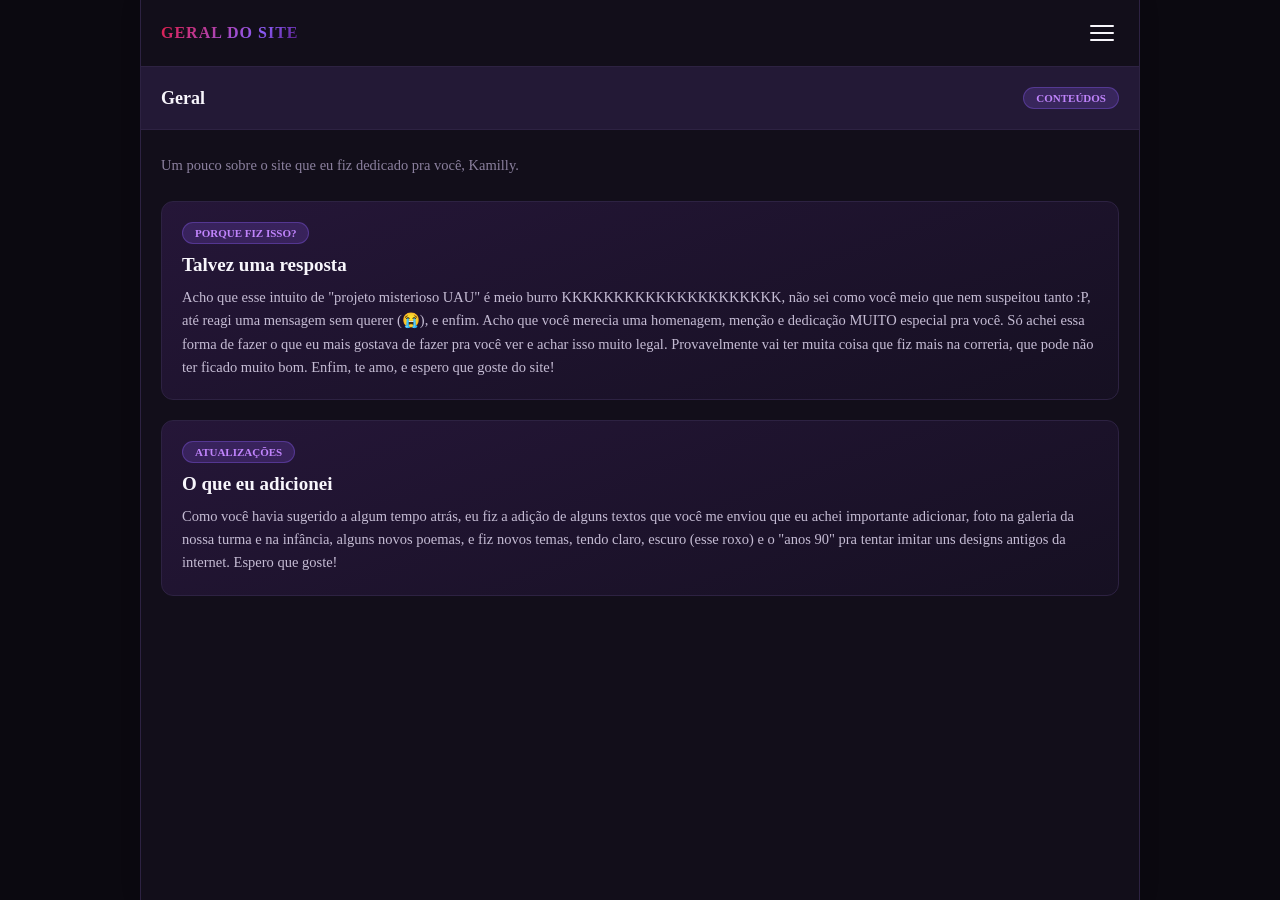
<file: index.html>
<!DOCTYPE html>
<html lang="pt-BR">
<head>
  <meta charset="UTF-8">
  <meta name="viewport" content="width=device-width, initial-scale=1, maximum-scale=1, user-scalable=no, viewport-fit=cover">
  <meta name="theme-color" content="#0b0910">
  <title>Geral | VHS</title>
  <link rel="stylesheet" href="style.css">
</head>
<body>

  <div class="app-shell">

    <header class="top-header">
      <a href="index.html" class="brand-logo">Geral do site</a>
      <button class="hamburger-btn" onclick="toggleDrawer()" aria-label="Abrir Menu">
        <span></span>
        <span></span>
        <span></span>
      </button>
    </header>


    <div class="page-hero-bar">
      <h1>Geral</h1>
      <span class="badge-tag">Conteúdos</span>
    </div>

    <main class="content-box">
      <p class="section-desc">Um pouco sobre o site que eu fiz dedicado pra você, Kamilly.</p>


      <div class="card" style="background: linear-gradient(160deg, #251638 0%, #161022 100%);">
        <span class="badge-tag" style="margin-bottom: 10px; display: inline-block;">Porque fiz isso?</span>
        <h2 class="card-title" style="font-size: 19px;">Talvez uma resposta</h2>
        <p class="card-text">
          Acho que esse intuito de "projeto misterioso UAU" é meio burro KKKKKKKKKKKKKKKKKKKKK, não sei como você meio que nem suspeitou tanto :P, até reagi uma mensagem sem querer (😭), e enfim. Acho que você merecia uma homenagem, menção e dedicação MUITO especial pra você. Só achei essa forma de fazer o que eu mais gostava de fazer pra você ver e achar isso muito legal. Provavelmente vai ter muita coisa que fiz mais na correria, que pode não ter ficado muito bom. Enfim, te amo, e espero que goste do site!
        </p>
      </div>



      <div class="card" style="background: linear-gradient(160deg, #251638 0%, #161022 100%);">
        <span class="badge-tag" style="margin-bottom: 10px; display: inline-block;">Atualizações</span>
        <h2 class="card-title" style="font-size: 19px;">O que eu adicionei</h2>
        <p class="card-text">
          Como você havia sugerido a algum tempo atrás, eu fiz a adição de alguns textos que você me enviou que eu achei importante adicionar, foto na galeria da nossa turma e na infância, alguns novos poemas, e fiz novos temas, tendo claro, escuro (esse roxo) e o "anos 90" pra tentar imitar uns designs antigos da internet. Espero que goste!
        </p>
      </div>

     <div id="drawer" class="drawer-overlay">
    <div class="drawer-backdrop" onclick="toggleDrawer()"></div>
    <div class="drawer-panel">
      <div class="drawer-header">
        <span>Sumário</span>
        <button class="close-btn" onclick="toggleDrawer()">&times;</button>
      </div>
      <nav class="drawer-nav">
        <a href="index.html" class="drawer-item active"> Geral</a>
        <a href="infancia.html" class="drawer-item"> Infância</a>
        <a href="textos.html" class="drawer-item"> Textos Favoritos</a>
        <a href="poemas.html" class="drawer-item"> Poemas</a>
        <a href="hobbies.html" class="drawer-item"> Hobbies</a>
        <a href="galeria.html" class="drawer-item"> Galeria</a>
        <a href="jogos.html" class="drawer-item">Jogos</a>
        <a href="resumo.html" class="drawer-item"> Resumo</a>
      </nav>
   <div class="theme-selector">
        <span>Aparência</span>
        <div class="theme-buttons">
            <button class="theme-btn" data-theme="dark" onclick="setTheme('dark')">Escuro</button>
            <button class="theme-btn" data-theme="light" onclick="setTheme('light')">Claro</button>
            <button class="theme-btn" data-theme="90s" onclick="setTheme('90s')">Anos 90</button>
        </div>
      </div>

    </div>
  </div>

  <script src="script.js"></script>
</body>
</html>
</file>
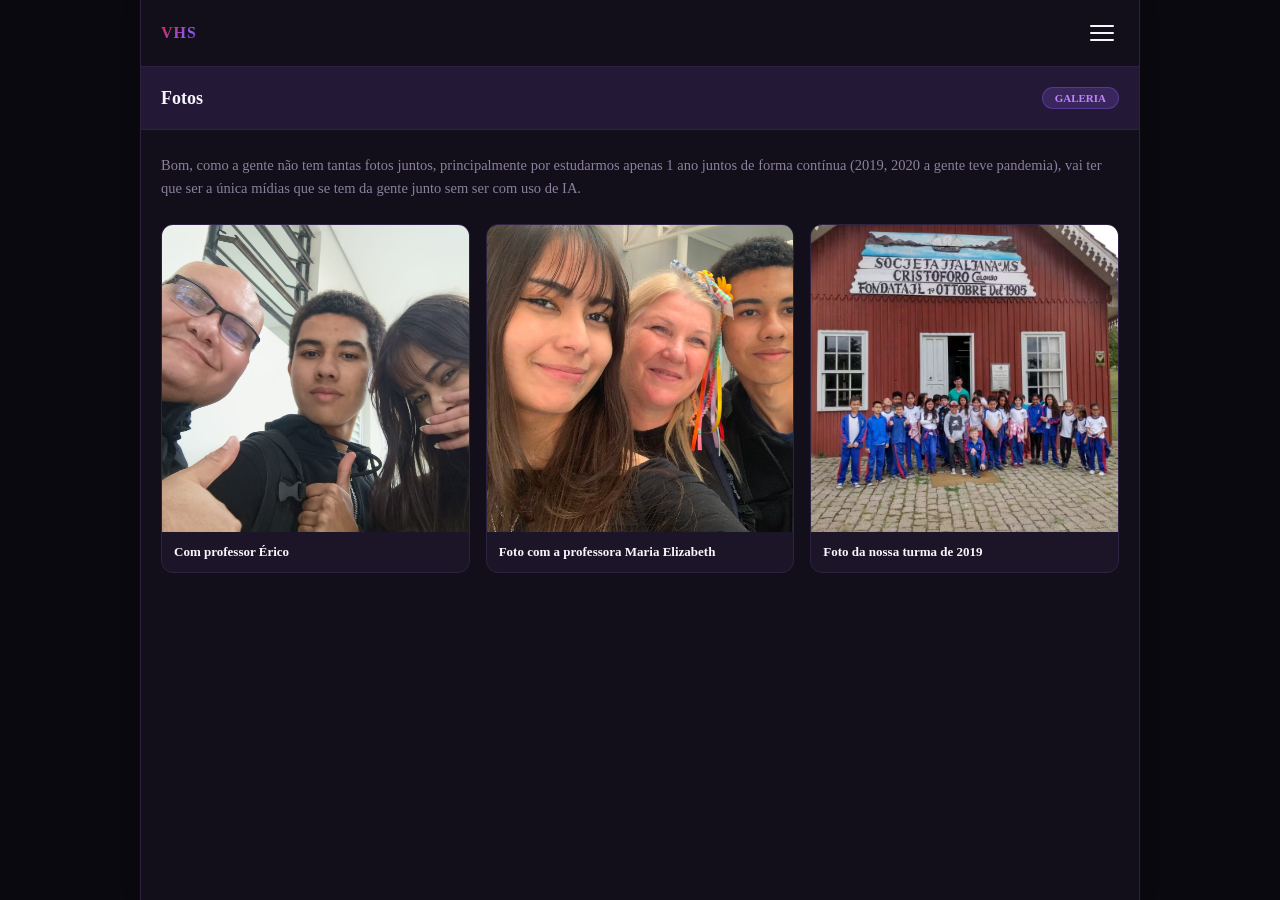
<file: galeria.html>
<!DOCTYPE html>
<html lang="pt-BR">
<head>
  <meta charset="UTF-8">
  <meta name="viewport" content="width=device-width, initial-scale=1, maximum-scale=1, user-scalable=no, viewport-fit=cover">
  <title>Galeria | VHS</title>
  <link rel="stylesheet" href="style.css">
</head>
<body>

  <div class="app-shell">
    <header class="top-header">
      <a href="index.html" class="brand-logo">VHS</a>
      <button class="hamburger-btn" onclick="toggleDrawer()">
        <span></span><span></span><span></span>
      </button>
    </header>

    <div class="page-hero-bar">
      <h1>Fotos</h1>
      <span class="badge-tag">Galeria</span>
    </div>

    <main class="content-box">
      <p class="section-desc">Bom, como a gente não tem tantas fotos juntos, principalmente por estudarmos apenas 1 ano juntos de forma contínua (2019, 2020 a gente teve pandemia), vai ter que ser a única mídias que se tem da gente junto sem ser com uso de IA.</p>

      <div class="gallery-grid">
        <div class="gallery-card">
<div class="photo-placeholder" style="background-image: url('foto1.png'); background-size: cover; background-position: center;"></div>
          <div class="photo-info">
            <strong>Com professor Érico</strong>
          </div>
        </div>

        <div class="gallery-card">
          
<div class="photo-placeholder" style="background-image: url('foto2.png'); background-size: cover; background-position: center;"></div>
          <div class="photo-info">
            <strong>Foto com a professora Maria Elizabeth</strong>
          </div>
        </div>

     <div class="gallery-card">
<div class="photo-placeholder" style="background-image: url('foto3.png'); background-size: cover; background-position: center;"></div>
          <div class="photo-info">
            <strong>Foto da nossa turma de 2019</strong>
          </div>
        </div>


    </main>

       <div id="drawer" class="drawer-overlay">
    <div class="drawer-backdrop" onclick="toggleDrawer()"></div>
    <div class="drawer-panel">
      <div class="drawer-header">
        <span>Sumário</span>
        <button class="close-btn" onclick="toggleDrawer()">&times;</button>
      </div>
      <nav class="drawer-nav">
        <a href="index.html" class="drawer-item">Geral</a>
        <a href="infancia.html" class="drawer-item">Infância</a>
        <a href="textos.html" class="drawer-item">Textos Favoritos</a>
        <a href="poemas.html" class="drawer-item">Poemas</a>
        <a href="hobbies.html" class="drawer-item">Hobbies</a>
        <a href="galeria.html" class="drawer-item active">Galeria</a>
        <a href="jogos.html" class="drawer-item">Jogos</a>
        <a href="resumo.html" class="drawer-item">Resumo</a>
      </nav>

     <div class="theme-selector">
        <span>Aparência</span>
        <div class="theme-buttons">
            <button class="theme-btn" data-theme="dark" onclick="setTheme('dark')">Escuro</button>
            <button class="theme-btn" data-theme="light" onclick="setTheme('light')">Claro</button>
            <button class="theme-btn" data-theme="90s" onclick="setTheme('90s')">Anos 90</button>
        </div>
      </div>

    </div>
  </div>

  <script src="script.js"></script>
</body>
</html>
</file>
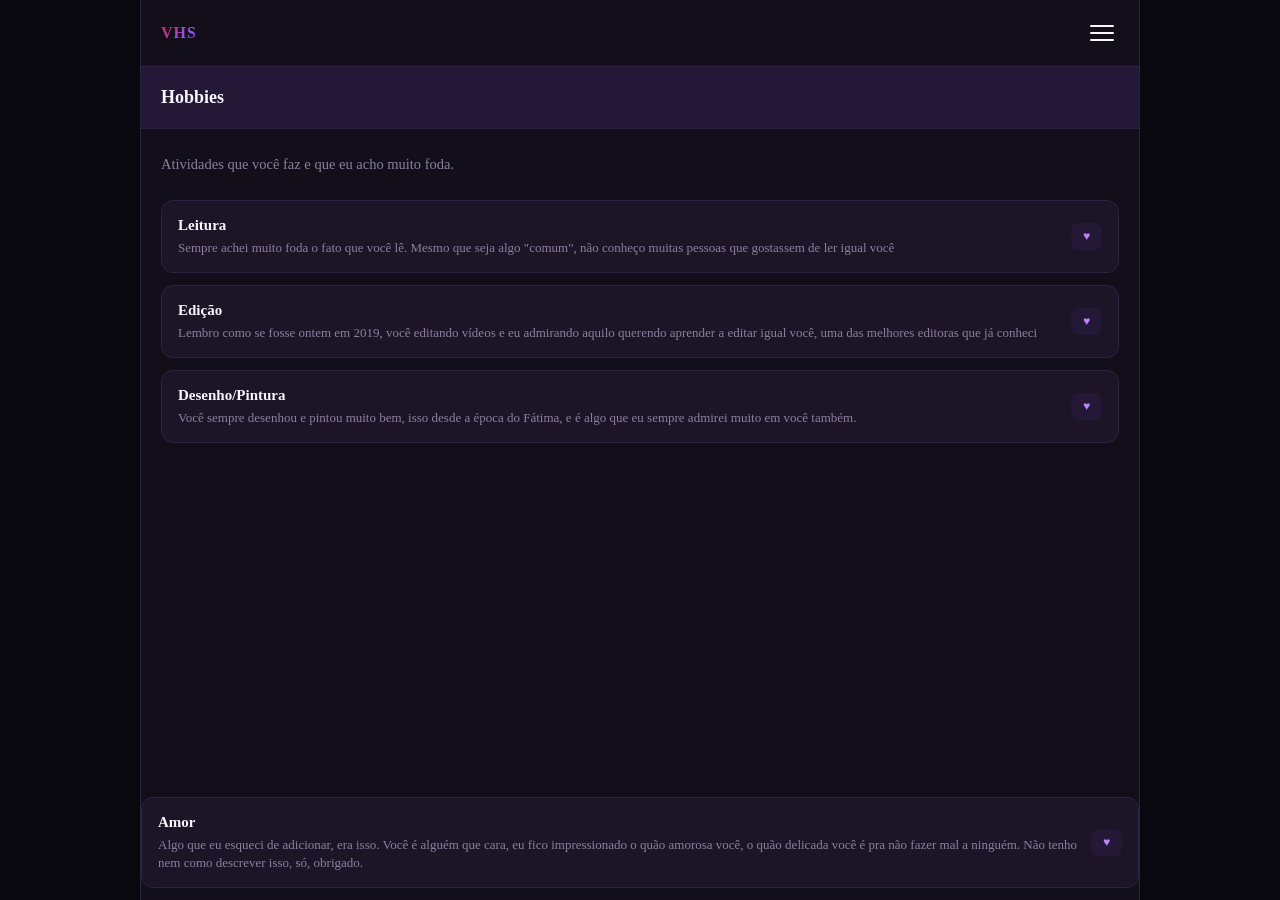
<file: hobbies.html>
<!DOCTYPE html>
<html lang="pt-BR">
<head>
  <meta charset="UTF-8">
  <meta name="viewport" content="width=device-width, initial-scale=1, maximum-scale=1, user-scalable=no, viewport-fit=cover">
  <title>Hobbies | VHS</title>
  <link rel="stylesheet" href="style.css">
</head>
<body>

  <div class="app-shell">
    <header class="top-header">
      <a href="index.html" class="brand-logo">VHS</a>
      <button class="hamburger-btn" onclick="toggleDrawer()">
        <span></span><span></span><span></span>
      </button>
    </header>

    <div class="page-hero-bar">
      <h1> Hobbies</h1>

    </div>

    <main class="content-box">
      <p class="section-desc">Atividades que você faz e que eu acho muito foda.</p>

      <div class="item-row">
        <div class="item-left">
          <strong>Leitura</strong>
          <span>Sempre achei muito foda o fato que você lê. Mesmo que seja algo "comum", não conheço muitas pessoas que gostassem de ler igual você</span>
        </div>
        <span class="item-pill">&#9829;</span>
      </div>

      <div class="item-row">
        <div class="item-left">
          <strong>Edição</strong>
          <span>Lembro como se fosse ontem em 2019, você editando vídeos e eu admirando aquilo querendo aprender a editar igual você, uma das melhores editoras que já conheci</span>
        </div>
        <span class="item-pill">&#9829;</span>
      </div>

      <div class="item-row">
        <div class="item-left">
          <strong>Desenho/Pintura</strong>
          <span>Você sempre desenhou e pintou muito bem, isso desde a época do Fátima, e é algo que eu sempre admirei muito em você também.</span>
        </div>
        <span class="item-pill">&#9829;</span>
      </div>
    </main>

<div class="item-row">
        <div class="item-left">
          <strong>Amor</strong>
          <span>Algo que eu esqueci de adicionar, era isso. Você é alguém que cara, eu fico impressionado o quão amorosa você, o quão delicada você é pra não fazer mal a ninguém. Não tenho nem como descrever isso, só, obrigado.</span>
        </div>
        <span class="item-pill">&#9829;</span>
      </div>
    </main>

    

  <div id="drawer" class="drawer-overlay">
    <div class="drawer-backdrop" onclick="toggleDrawer()"></div>
    <div class="drawer-panel">
      <div class="drawer-header">
        <span>Sumário</span>
        <button class="close-btn" onclick="toggleDrawer()">&times;</button>
      </div>
      <nav class="drawer-nav">
        <a href="index.html" class="drawer-item"> Geral</a>
        <a href="infancia.html" class="drawer-item">Infância</a>
        <a href="textos.html" class="drawer-item">Textos Favoritos</a>
        <a href="poemas.html" class="drawer-item"> Poemas</a>
        <a href="hobbies.html" class="drawer-item active">Hobbies</a>
        <a href="galeria.html" class="drawer-item">Galeria</a>
        <a href="jogos.html" class="drawer-item">Jogos</a>
        <a href="resumo.html" class="drawer-item">Resumo</a>
      </nav>
     <div class="theme-selector">
        <span>Aparência</span>
        <div class="theme-buttons">
            <button class="theme-btn" data-theme="dark" onclick="setTheme('dark')">Escuro</button>
            <button class="theme-btn" data-theme="light" onclick="setTheme('light')">Claro</button>
            <button class="theme-btn" data-theme="90s" onclick="setTheme('90s')">Anos 90</button>
        </div>
      </div>

    </div>
  </div>

  <script src="script.js"></script>
</body>
</html>
</file>
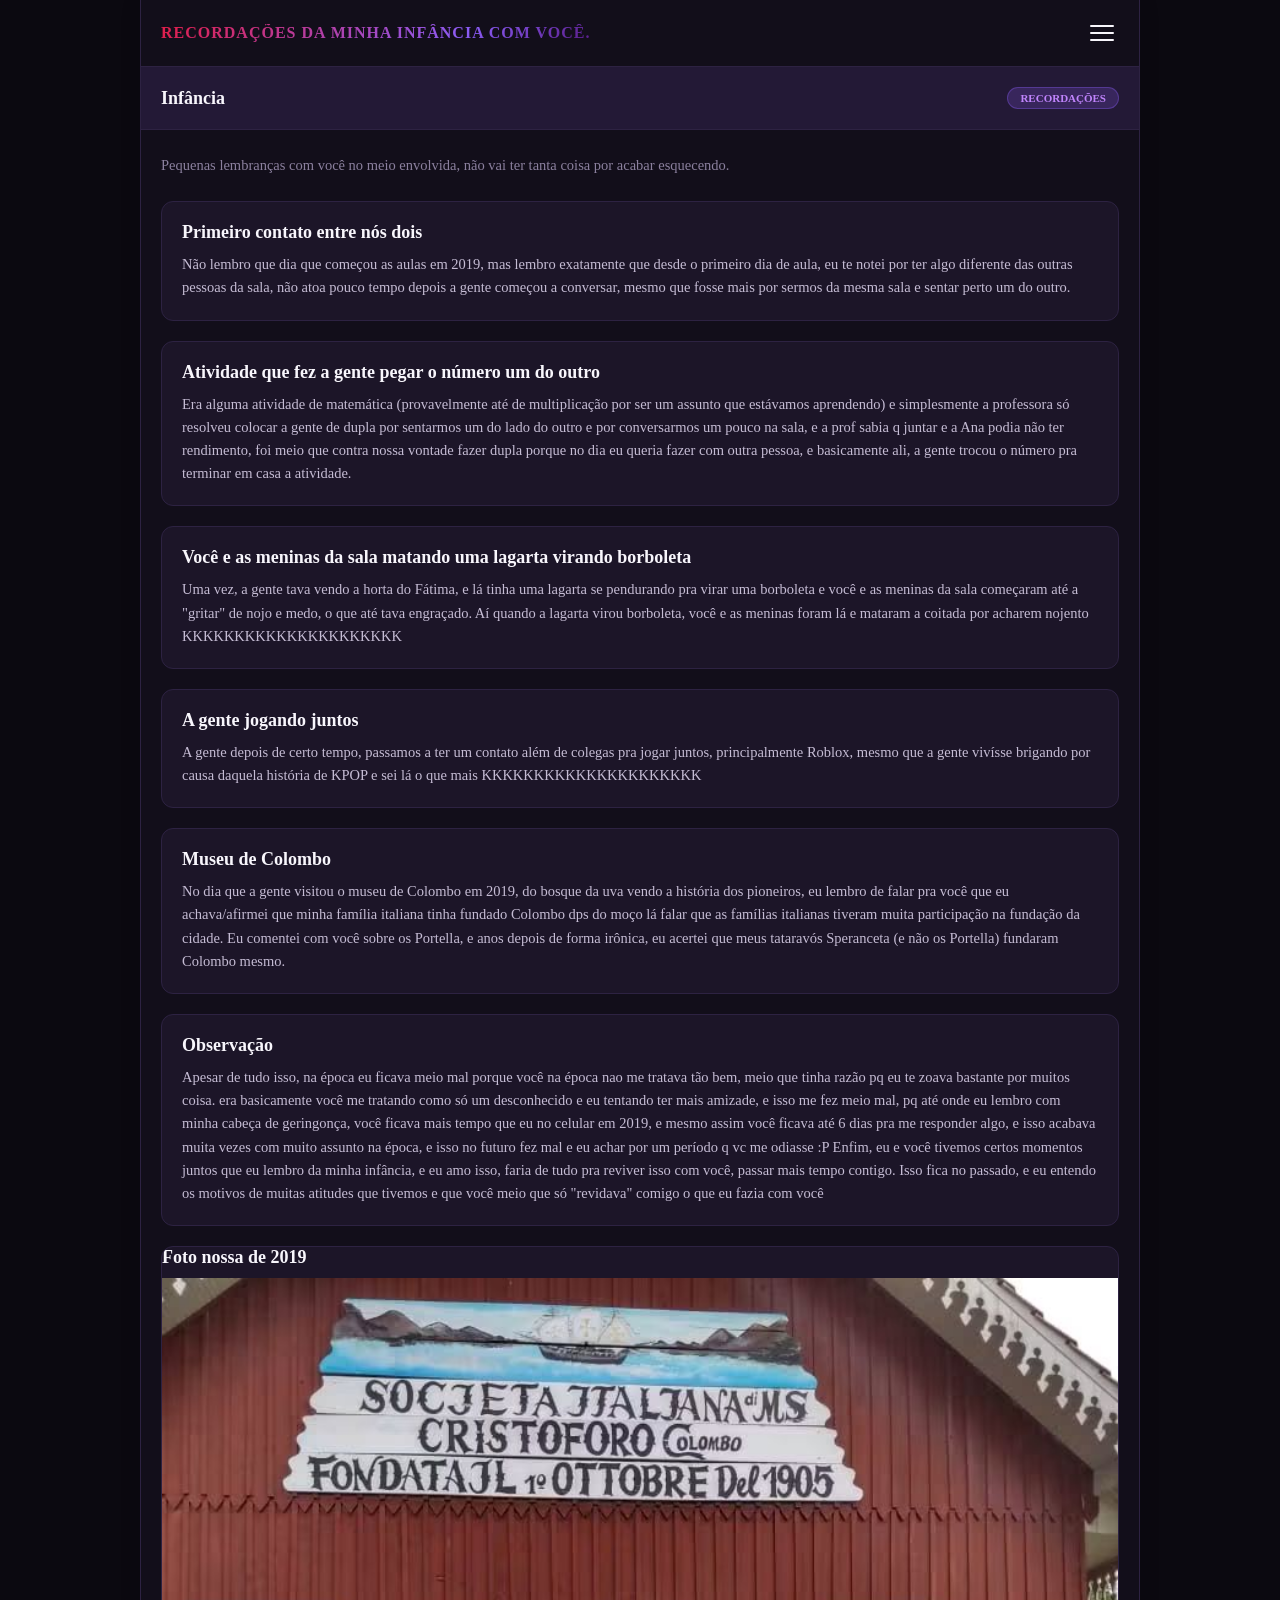
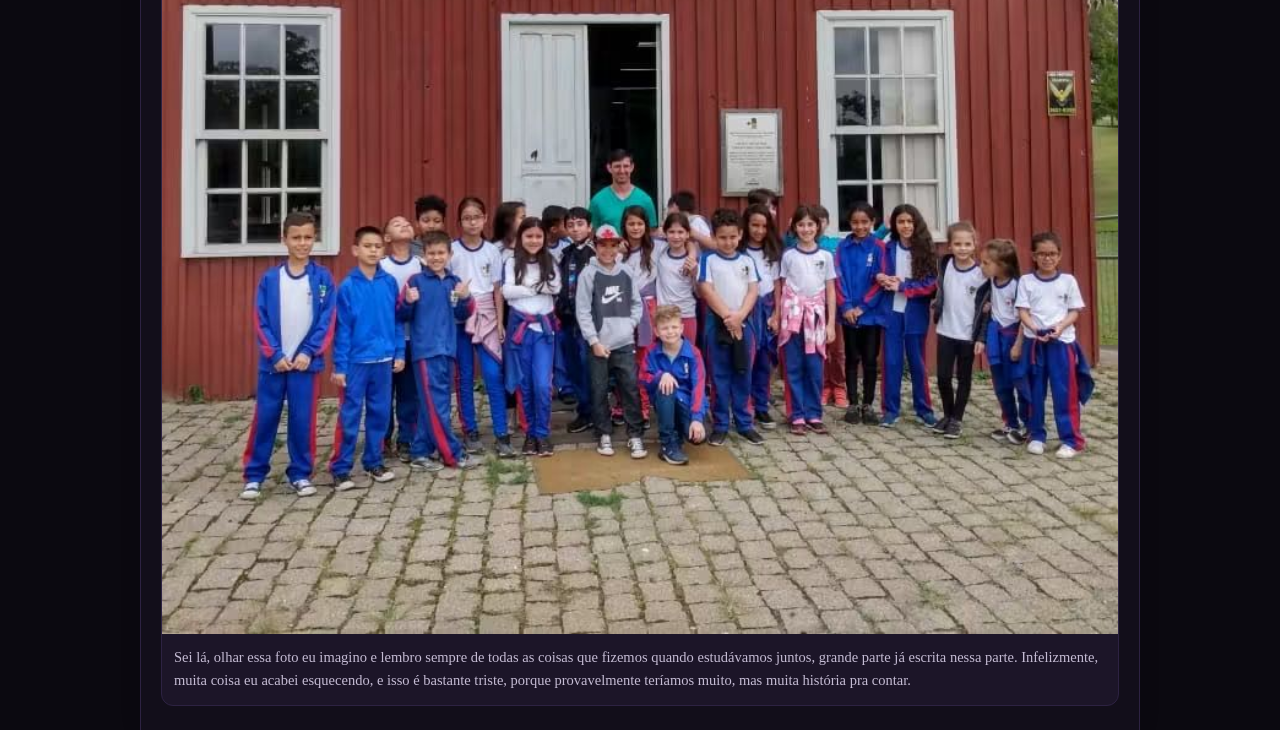
<file: infancia.html>
<!DOCTYPE html>
<html lang="pt-BR">
<head>
  <meta charset="UTF-8">
  <meta name="viewport" content="width=device-width, initial-scale=1, maximum-scale=1, user-scalable=no, viewport-fit=cover">
  <title>Infância ou Recordações | VHS</title>
  <link rel="stylesheet" href="style.css">
</head>
<body>

  <div class="app-shell">
    <header class="top-header">
      <a href="index.html" class="brand-logo">Recordações da minha infância com você.</a>
      <button class="hamburger-btn" onclick="toggleDrawer()">
        <span></span><span></span><span></span>
      </button>
    </header>

    <div class="page-hero-bar">
      <h1>Infância</h1>
      <span class="badge-tag">Recordações</span>
    </div>

    <main class="content-box">
      <p class="section-desc">Pequenas lembranças com você no meio envolvida, não vai ter tanta coisa por acabar esquecendo.</p>

      <div class="card">
        <h2 class="card-title">Primeiro contato entre nós dois</h2>
        <p class="card-text">
         Não lembro que dia que começou as aulas em 2019, mas lembro exatamente que desde o primeiro dia de aula, eu te notei por ter algo diferente das outras pessoas da sala, não atoa pouco tempo depois a gente começou a conversar, mesmo que fosse mais por sermos da mesma sala e sentar perto um do outro.
        </p>
      </div>

      <div class="card">
        <h2 class="card-title">Atividade que fez a gente pegar o número um do outro</h2>
        <p class="card-text">
         Era alguma atividade de matemática (provavelmente até de multiplicação por ser um assunto que estávamos aprendendo) e simplesmente a professora só resolveu colocar a gente de dupla por sentarmos um do lado do outro e por conversarmos um pouco na sala, e a prof sabia q juntar e a Ana podia não ter rendimento, foi meio que contra nossa vontade fazer dupla porque no dia eu queria fazer com outra pessoa, e basicamente ali, a gente trocou o número pra terminar em casa a atividade.
        </p>
      </div>


<div class="card">
        <h2 class="card-title">Você e as meninas da sala matando uma lagarta virando borboleta</h2>
        <p class="card-text">
         Uma vez, a gente tava vendo a horta do Fátima, e lá tinha uma lagarta se pendurando pra virar uma borboleta e você e as meninas da sala começaram até a "gritar" de nojo e medo, o que até tava engraçado.  Aí quando a lagarta virou borboleta, você e as meninas foram lá e mataram a coitada por acharem nojento KKKKKKKKKKKKKKKKKKKKK
        </p>
      </div>
  

<div class="card">
        <h2 class="card-title">A gente jogando juntos</h2>
        <p class="card-text">
         A gente depois de certo tempo, passamos a ter um contato além de colegas pra jogar juntos, principalmente Roblox, mesmo que a gente vivísse brigando por causa daquela história de KPOP e sei lá o que mais KKKKKKKKKKKKKKKKKKKKK
        </p>
      </div>
  

<div class="card">
        <h2 class="card-title">Museu de Colombo</h2>
        <p class="card-text">
         No dia que a gente visitou o museu de Colombo em 2019, do bosque da uva vendo a história dos pioneiros, eu lembro de falar pra você que eu achava/afirmei que minha família italiana tinha fundado Colombo dps do moço lá falar que as famílias italianas tiveram muita participação na fundação da cidade. Eu comentei com você sobre os Portella, e anos depois de forma irônica, eu acertei que meus tataravós Speranceta (e não os Portella) fundaram Colombo mesmo.
        </p>
      </div>
  

<div class="card">
        <h2 class="card-title">Observação</h2>
        <p class="card-text">
         Apesar de tudo isso, na época eu ficava meio mal porque você na época nao me tratava tão bem, meio que tinha razão pq eu te zoava bastante por muitos coisa. era basicamente você me tratando como só um desconhecido e eu tentando ter mais amizade, e isso me fez meio mal, pq até onde eu lembro com minha cabeça de geringonça, você ficava mais tempo que eu no celular em 2019, e mesmo assim você ficava até 6 dias pra me responder algo, e isso acabava muita vezes com muito assunto na época, e isso no futuro fez mal e eu achar por um período q vc me odiasse :P Enfim, eu e você tivemos certos momentos juntos que eu lembro da minha infância, e eu amo isso, faria de tudo pra reviver isso com você, passar mais tempo contigo. Isso fica no passado, e eu entendo os motivos de muitas atitudes que tivemos e que você meio que só "revidava" comigo o que eu fazia com você
        </p>
      </div>


     <div class="gallery-card">
  <h2 class="card-title"> Foto nossa de 2019</h2>
<div class="photo-placeholder" style="background-image: url('foto3.png'); background-size: cover; background-position: center;"></div>
          <div class="photo-info">
           
          <p class="card-text">
         Sei lá, olhar essa foto eu imagino e lembro sempre de todas as coisas que fizemos quando estudávamos juntos, grande parte já escrita nessa parte. Infelizmente, muita coisa eu acabei esquecendo, e isso é bastante triste, porque provavelmente teríamos muito, mas muita história pra contar.
        </p>
 </div>
        </div>

    </main>



      <div id="drawer" class="drawer-overlay">
    <div class="drawer-backdrop" onclick="toggleDrawer()"></div>
    <div class="drawer-panel">
      <div class="drawer-header">
        <span>Sumário</span>
        <button class="close-btn" onclick="toggleDrawer()">&times;</button>
      </div>
      <nav class="drawer-nav">
        <a href="index.html" class="drawer-item">Geral</a>
        <a href="infancia.html" class="drawer-item active">Infância</a>
        <a href="textos.html" class="drawer-item">Textos Favoritos</a>
        <a href="poemas.html" class="drawer-item">Poemas</a>
        <a href="hobbies.html" class="drawer-item">Hobbies</a>
        <a href="galeria.html" class="drawer-item">Galeria</a>
        <a href="jogos.html" class="drawer-item">Jogos</a>
        <a href="resumo.html" class="drawer-item">Resumo</a>
      </nav>
   <div class="theme-selector">
        <span>Aparência</span>
        <div class="theme-buttons">
            <button class="theme-btn" data-theme="dark" onclick="setTheme('dark')">Escuro</button>
            <button class="theme-btn" data-theme="light" onclick="setTheme('light')">Claro</button>
            <button class="theme-btn" data-theme="90s" onclick="setTheme('90s')">Anos 90</button>
        </div>
      </div>

    </div>
  </div>

  <script src="script.js"></script>
</body>
</html>
</file>
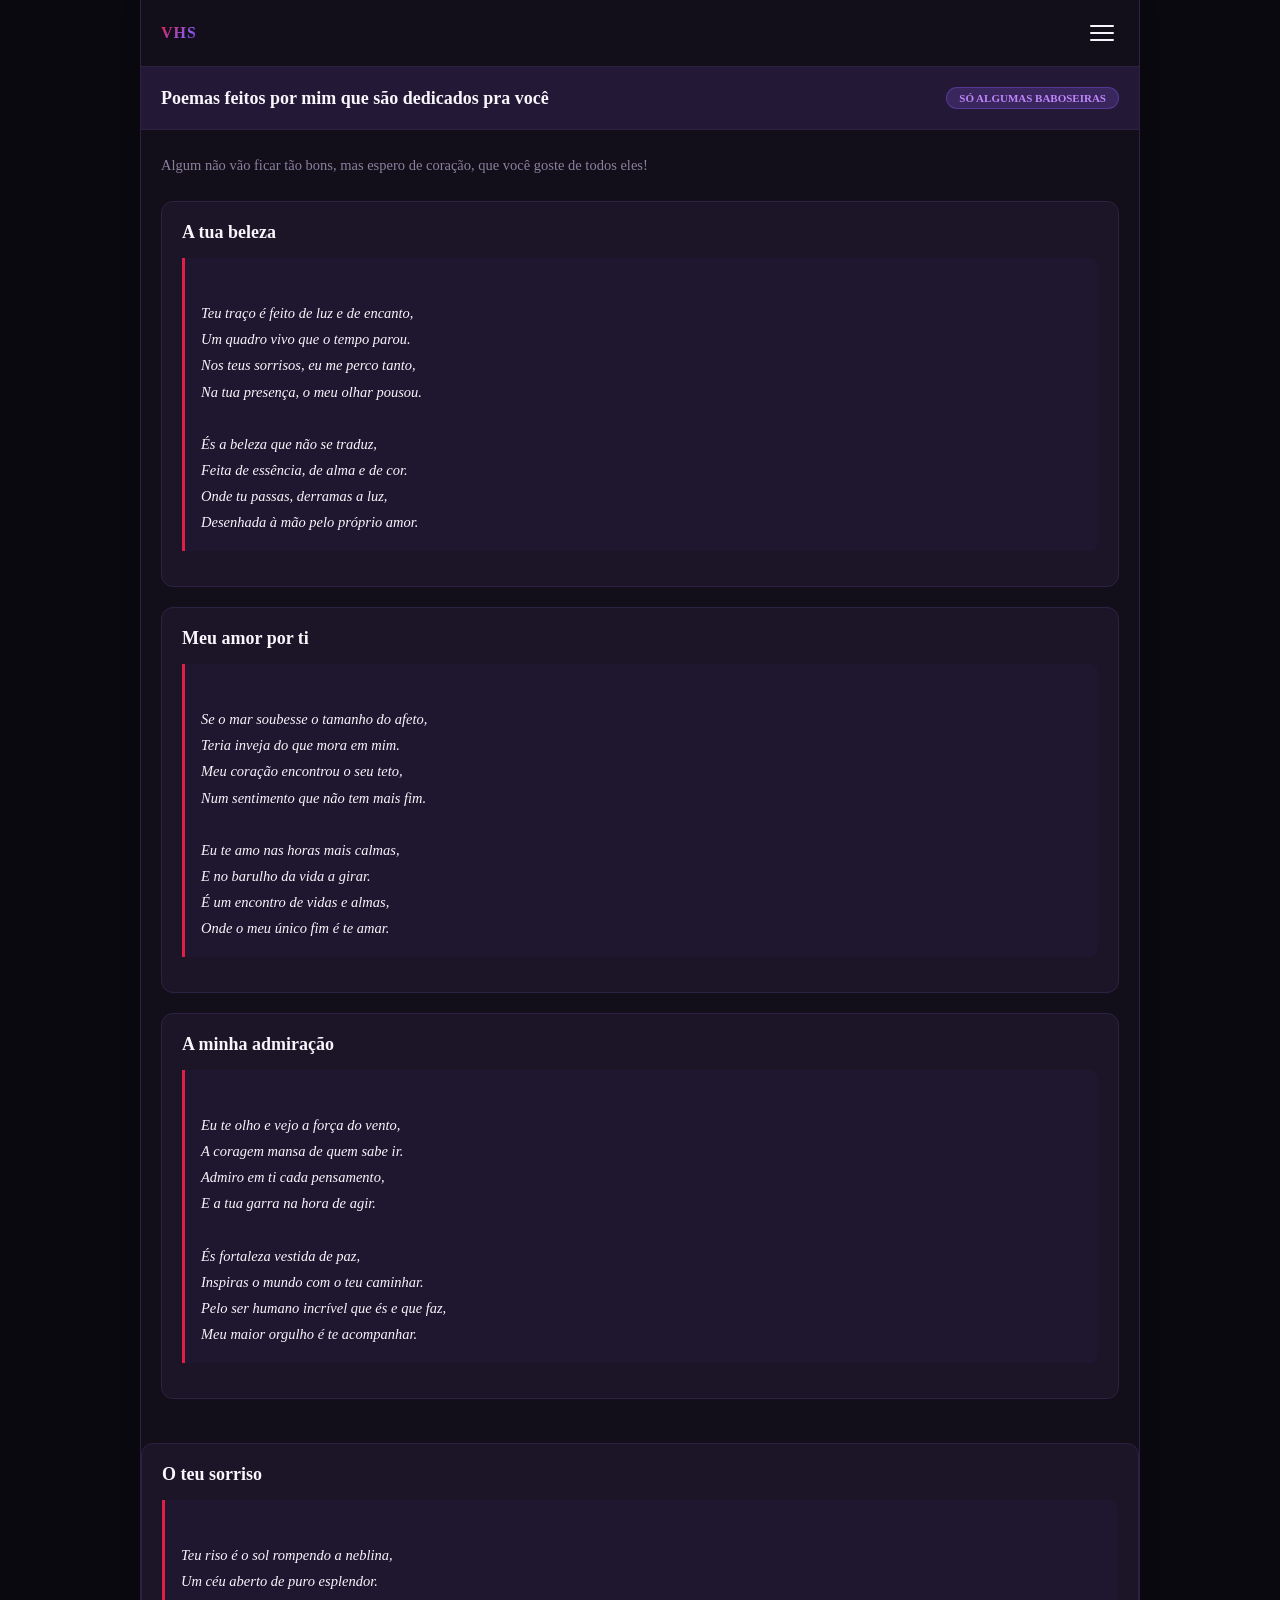
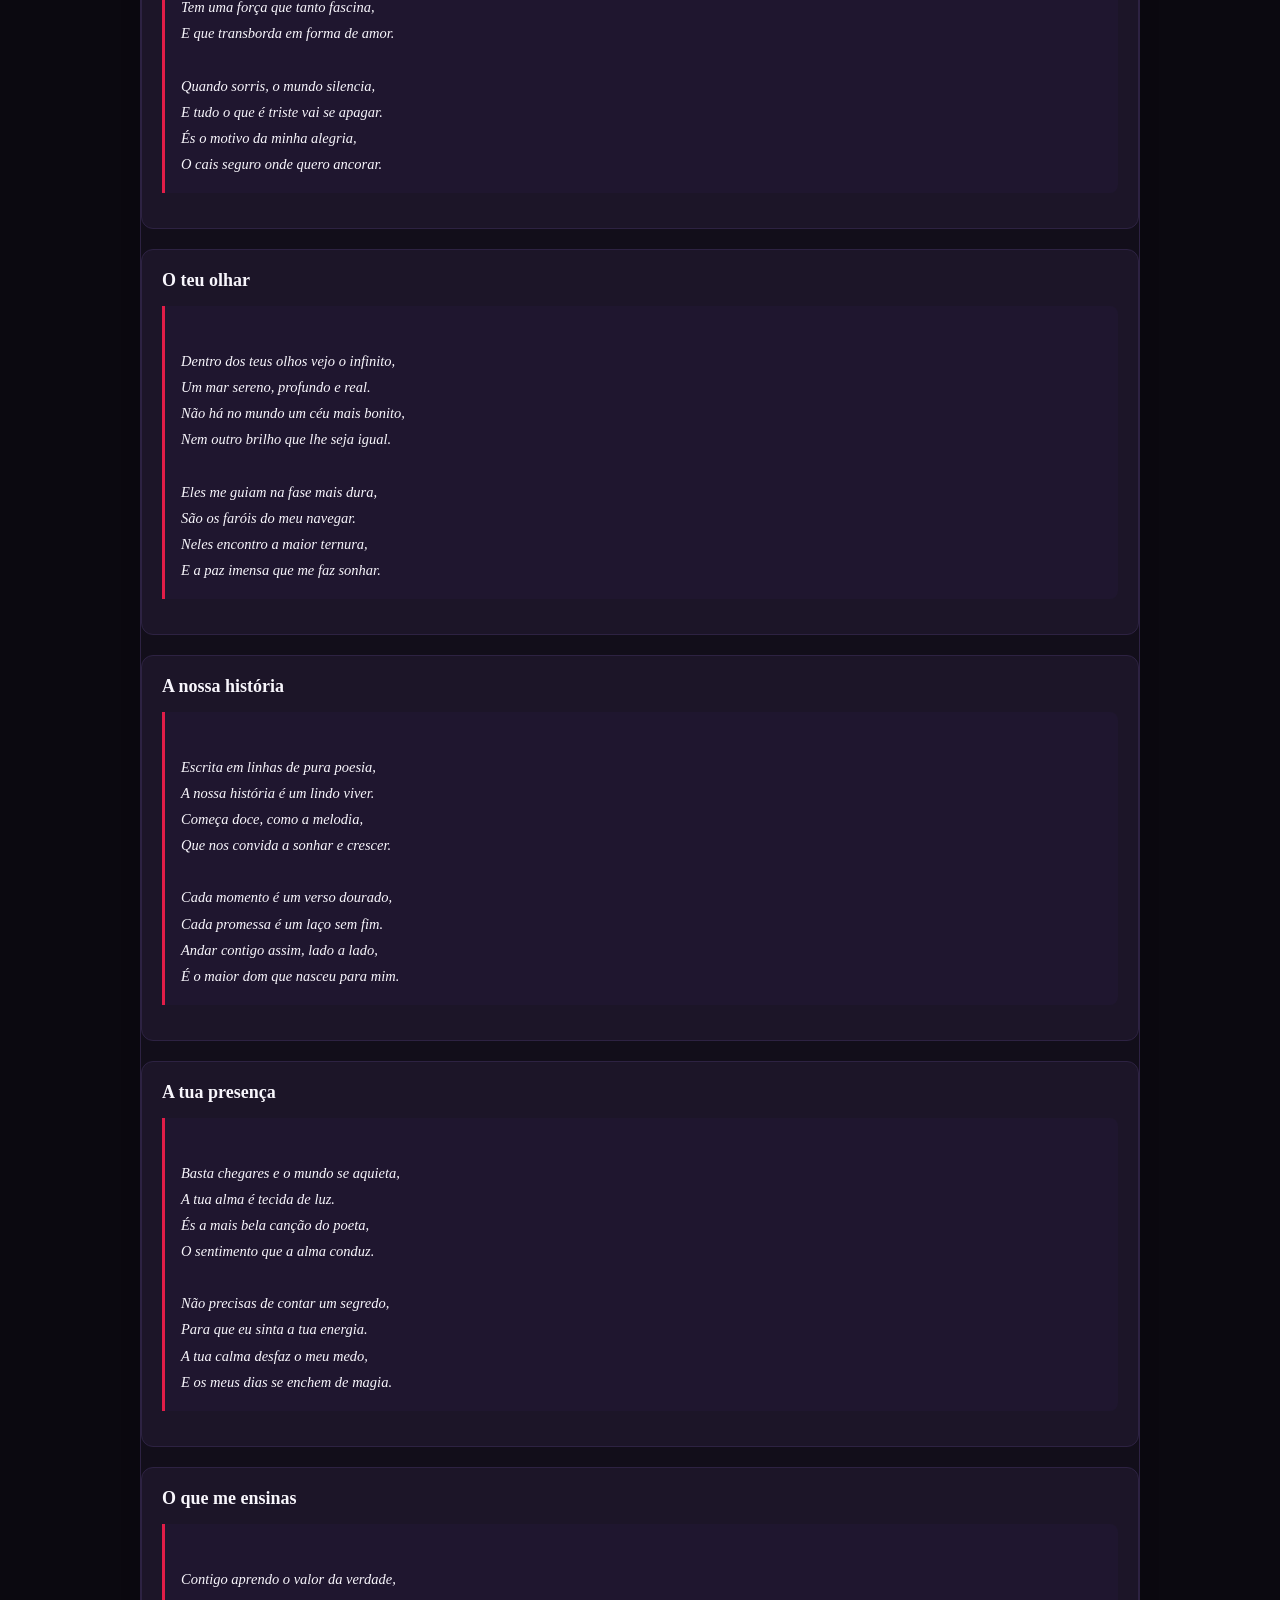
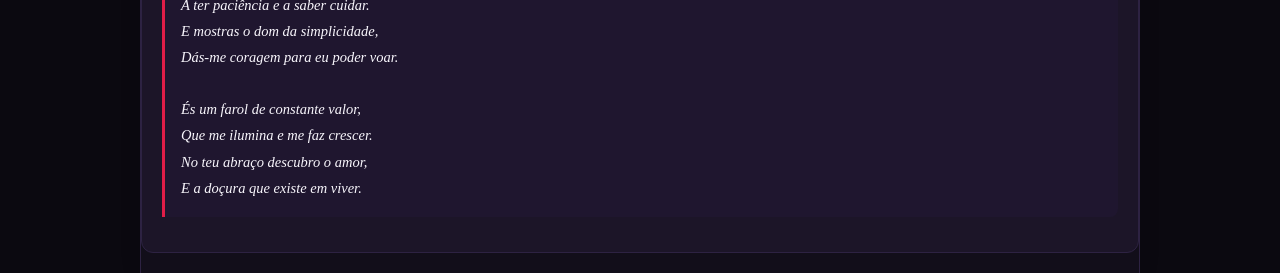
<file: poemas.html>
<!DOCTYPE html>
<html lang="pt-BR">
<head>
  <meta charset="UTF-8">
  <meta name="viewport" content="width=device-width, initial-scale=1, maximum-scale=1, user-scalable=no, viewport-fit=cover">
  <title>Poemas | VHS</title>
  <link rel="stylesheet" href="style.css">
</head>
<body>

  <div class="app-shell">
    <header class="top-header">
      <a href="index.html" class="brand-logo">VHS</a>
      <button class="hamburger-btn" onclick="toggleDrawer()">
        <span></span><span></span><span></span>
      </button>
    </header>

    <div class="page-hero-bar">
      <h1>Poemas feitos por mim que são dedicados pra você</h1>
      <span class="badge-tag">Só algumas baboseiras</span>
    </div>

    <main class="content-box">
      <p class="section-desc">Algum não vão ficar tão bons, mas espero de coração, que você goste de todos eles! </p>

      <div class="card">
        <h2 class="card-title">A tua beleza</h2>
        <div class="poem-block">
Teu traço é feito de luz e de encanto,
Um quadro vivo que o tempo parou.
Nos teus sorrisos, eu me perco tanto,
Na tua presença, o meu olhar pousou.

​És a beleza que não se traduz,
Feita de essência, de alma e de cor.
Onde tu passas, derramas a luz,
Desenhada à mão pelo próprio amor.
        </div>
      </div>


     <div class="card">
        <h2 class="card-title">Meu amor por ti</h2>
        <div class="poem-block">
Se o mar soubesse o tamanho do afeto,
Teria inveja do que mora em mim.
Meu coração encontrou o seu teto,
Num sentimento que não tem mais fim.

Eu te amo nas horas mais calmas,
E no barulho da vida a girar.
É um encontro de vidas e almas,
Onde o meu único fim é te amar.
        </div>
      </div>

     <div class="card">
        <h2 class="card-title">A minha admiração</h2>
        <div class="poem-block">
​Eu te olho e vejo a força do vento,
A coragem mansa de quem sabe ir.
Admiro em ti cada pensamento,
E a tua garra na hora de agir.

​És fortaleza vestida de paz,
Inspiras o mundo com o teu caminhar.
Pelo ser humano incrível que és e que faz,
Meu maior orgulho é te acompanhar.
        </div>
      </div>
    </main>

<div class="card">
<h2 class="card-title">O teu sorriso</h2>
<div class="poem-block">
Teu riso é o sol rompendo a neblina,
Um céu aberto de puro esplendor.
Tem uma força que tanto fascina,
E que transborda em forma de amor.

Quando sorris, o mundo silencia,
E tudo o que é triste vai se apagar.
És o motivo da minha alegria,
O cais seguro onde quero ancorar.
</div>
</div>

<div class="card">
<h2 class="card-title">O teu olhar</h2>
<div class="poem-block">
Dentro dos teus olhos vejo o infinito,
Um mar sereno, profundo e real.
Não há no mundo um céu mais bonito,
Nem outro brilho que lhe seja igual.

Eles me guiam na fase mais dura,
São os faróis do meu navegar.
Neles encontro a maior ternura,
E a paz imensa que me faz sonhar.
</div>
</div>



<div class="card">
<h2 class="card-title">A nossa história</h2>
<div class="poem-block">
Escrita em linhas de pura poesia,
A nossa história é um lindo viver.
Começa doce, como a melodia,
Que nos convida a sonhar e crescer.

Cada momento é um verso dourado,
Cada promessa é um laço sem fim.
Andar contigo assim, lado a lado,
É o maior dom que nasceu para mim.
</div>
</div>

<div class="card">
<h2 class="card-title">A tua presença</h2>
<div class="poem-block">
Basta chegares e o mundo se aquieta,
A tua alma é tecida de luz.
És a mais bela canção do poeta,
O sentimento que a alma conduz.

Não precisas de contar um segredo,
Para que eu sinta a tua energia.
A tua calma desfaz o meu medo,
E os meus dias se enchem de magia.
</div>
</div>

<div class="card">
<h2 class="card-title">O que me ensinas</h2>
<div class="poem-block">
Contigo aprendo o valor da verdade,
A ter paciência e a saber cuidar.
E mostras o dom da simplicidade,
Dás-me coragem para eu poder voar.

És um farol de constante valor,
Que me ilumina e me faz crescer.
No teu abraço descubro o amor,
E a doçura que existe em viver.
</div>
</div>


    
   <div id="drawer" class="drawer-overlay">
    <div class="drawer-backdrop" onclick="toggleDrawer()"></div>
    <div class="drawer-panel">
      <div class="drawer-header">
        <span>Sumário</span>
        <button class="close-btn" onclick="toggleDrawer()">&times;</button>
      </div>
      <nav class="drawer-nav">
        <a href="index.html" class="drawer-item">Geral</a>
        <a href="infancia.html" class="drawer-item">Infância</a>
        <a href="textos.html" class="drawer-item">Textos Favoritos</a>
        <a href="poemas.html" class="drawer-item active">Poemas</a>
        <a href="hobbies.html" class="drawer-item">Hobbies</a>
        <a href="galeria.html" class="drawer-item">Galeria</a>
        <a href="jogos.html" class="drawer-item">Jogos</a>
        <a href="resumo.html" class="drawer-item">Resumo</a>
      </nav>
     <div class="theme-selector">
        <span>Aparência</span>
        <div class="theme-buttons">
            <button class="theme-btn" data-theme="dark" onclick="setTheme('dark')">Escuro</button>
            <button class="theme-btn" data-theme="light" onclick="setTheme('light')">Claro</button>
            <button class="theme-btn" data-theme="90s" onclick="setTheme('90s')">Anos 90</button>
        </div>
      </div>

    </div>
  </div>

  <script src="script.js"></script>
</body>
</html>
</file>
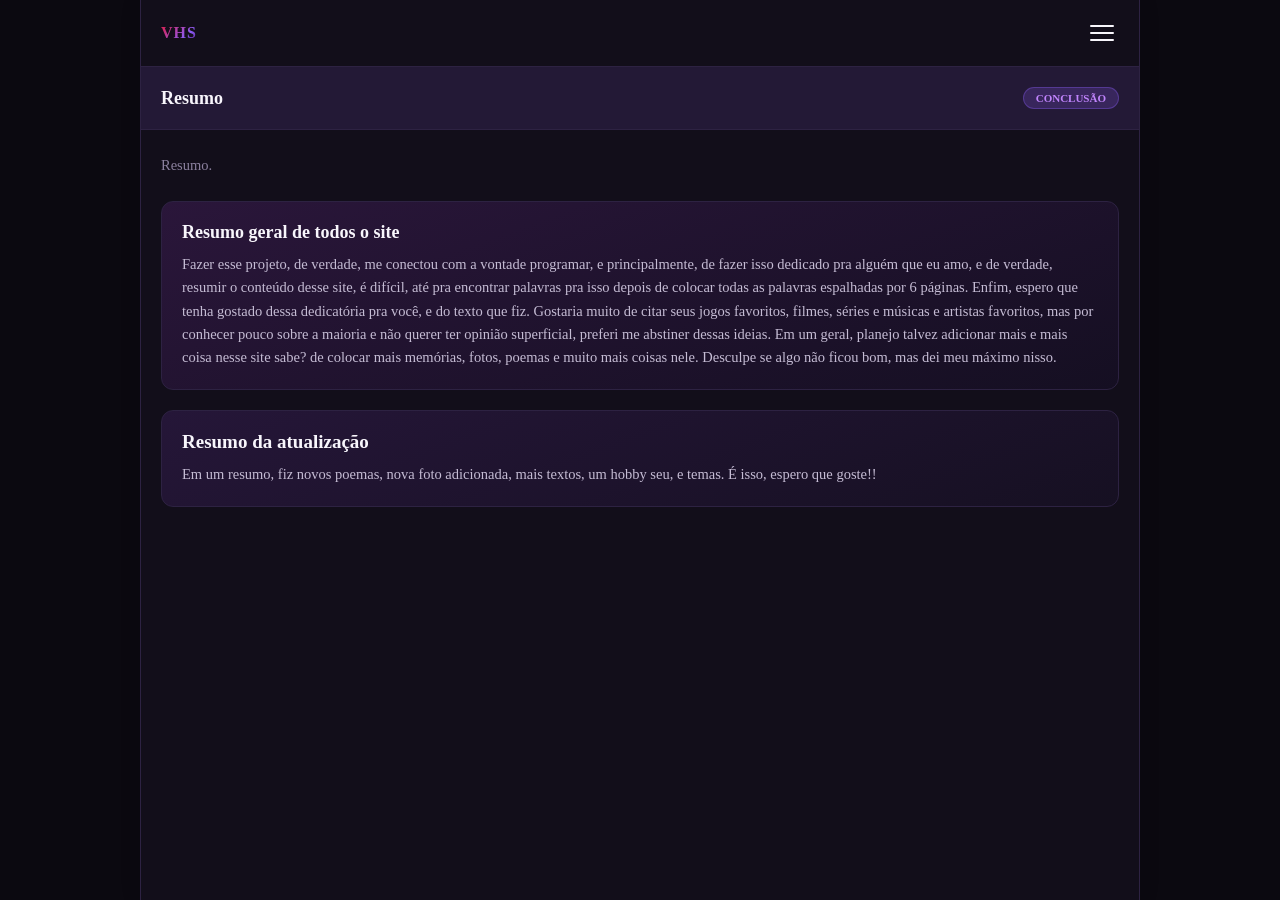
<file: resumo.html>
<!DOCTYPE html>
<html lang="pt-BR">
<head>
  <meta charset="UTF-8">
  <meta name="viewport" content="width=device-width, initial-scale=1, maximum-scale=1, user-scalable=no, viewport-fit=cover">
  <title>Resumo | VHS</title>
  <link rel="stylesheet" href="style.css">
</head>
<body>

  <div class="app-shell">
    <header class="top-header">
      <a href="index.html" class="brand-logo">VHS</a>
      <button class="hamburger-btn" onclick="toggleDrawer()">
        <span></span><span></span><span></span>
      </button>
    </header>

    <div class="page-hero-bar">
      <h1>Resumo</h1>
      <span class="badge-tag">Conclusão</span>
    </div>

    <main class="content-box">
      <p class="section-desc">Resumo.</p>

      <div class="card" style="background: linear-gradient(160deg, #2a163a 0%, #150f22 100%);">
        <h2 class="card-title">Resumo geral de todos o site</h2>
        <p class="card-text">
          Fazer esse projeto, de verdade, me conectou com a vontade programar, e principalmente, de fazer isso dedicado pra alguém que eu amo, e de verdade, resumir o conteúdo desse site, é difícil, até pra encontrar palavras pra isso depois de colocar todas as palavras espalhadas por 6 páginas. Enfim, espero que tenha gostado dessa dedicatória pra você, e do texto que fiz. Gostaria muito de citar seus jogos favoritos, filmes, séries e músicas e artistas favoritos, mas por conhecer pouco sobre a maioria e não querer ter opinião superficial, preferi me abstiner dessas ideias. Em um geral, planejo talvez adicionar mais e mais coisa nesse site sabe? de colocar mais memórias, fotos, poemas e muito mais coisas nele. Desculpe se algo não ficou bom, mas dei meu máximo nisso.
        </p>
      </div>
    

     <div class="card" style="background: linear-gradient(160deg, #251638 0%, #161022 100%);">
        <h2 class="card-title" style="font-size: 19px;">Resumo da atualização</h2>
        <p class="card-text">
          Em um resumo, fiz novos poemas, nova foto adicionada, mais textos, um hobby seu, e temas. É isso, espero que goste!!
        </p>
      </div>

        <div id="drawer" class="drawer-overlay">
    <div class="drawer-backdrop" onclick="toggleDrawer()"></div>
    <div class="drawer-panel">
      <div class="drawer-header">
        <span>Sumário</span>
        <button class="close-btn" onclick="toggleDrawer()">&times;</button>
      </div>
      <nav class="drawer-nav">
        <a href="index.html" class="drawer-item">Geral</a>
        <a href="infancia.html" class="drawer-item">Infância</a>
        <a href="textos.html" class="drawer-item">Textos Favoritos</a>
        <a href="poemas.html" class="drawer-item">Poemas</a>
        <a href="hobbies.html" class="drawer-item">Hobbies</a>
        <a href="galeria.html" class="drawer-item">Galeria</a>
        <a href="jogos.html" class="drawer-item">Jogos</a>
        <a href="resumo.html" class="drawer-item active">Resumo</a>
      </nav>

   <div class="theme-selector">
        <span>Aparência</span>
        <div class="theme-buttons">
            <button class="theme-btn" data-theme="dark" onclick="setTheme('dark')">Escuro</button>
            <button class="theme-btn" data-theme="light" onclick="setTheme('light')">Claro</button>
            <button class="theme-btn" data-theme="90s" onclick="setTheme('90s')">Anos 90</button>
        </div>
      </div>

    </div>
  </div>

  <script src="script.js"></script>
</body>
</html>
</file>
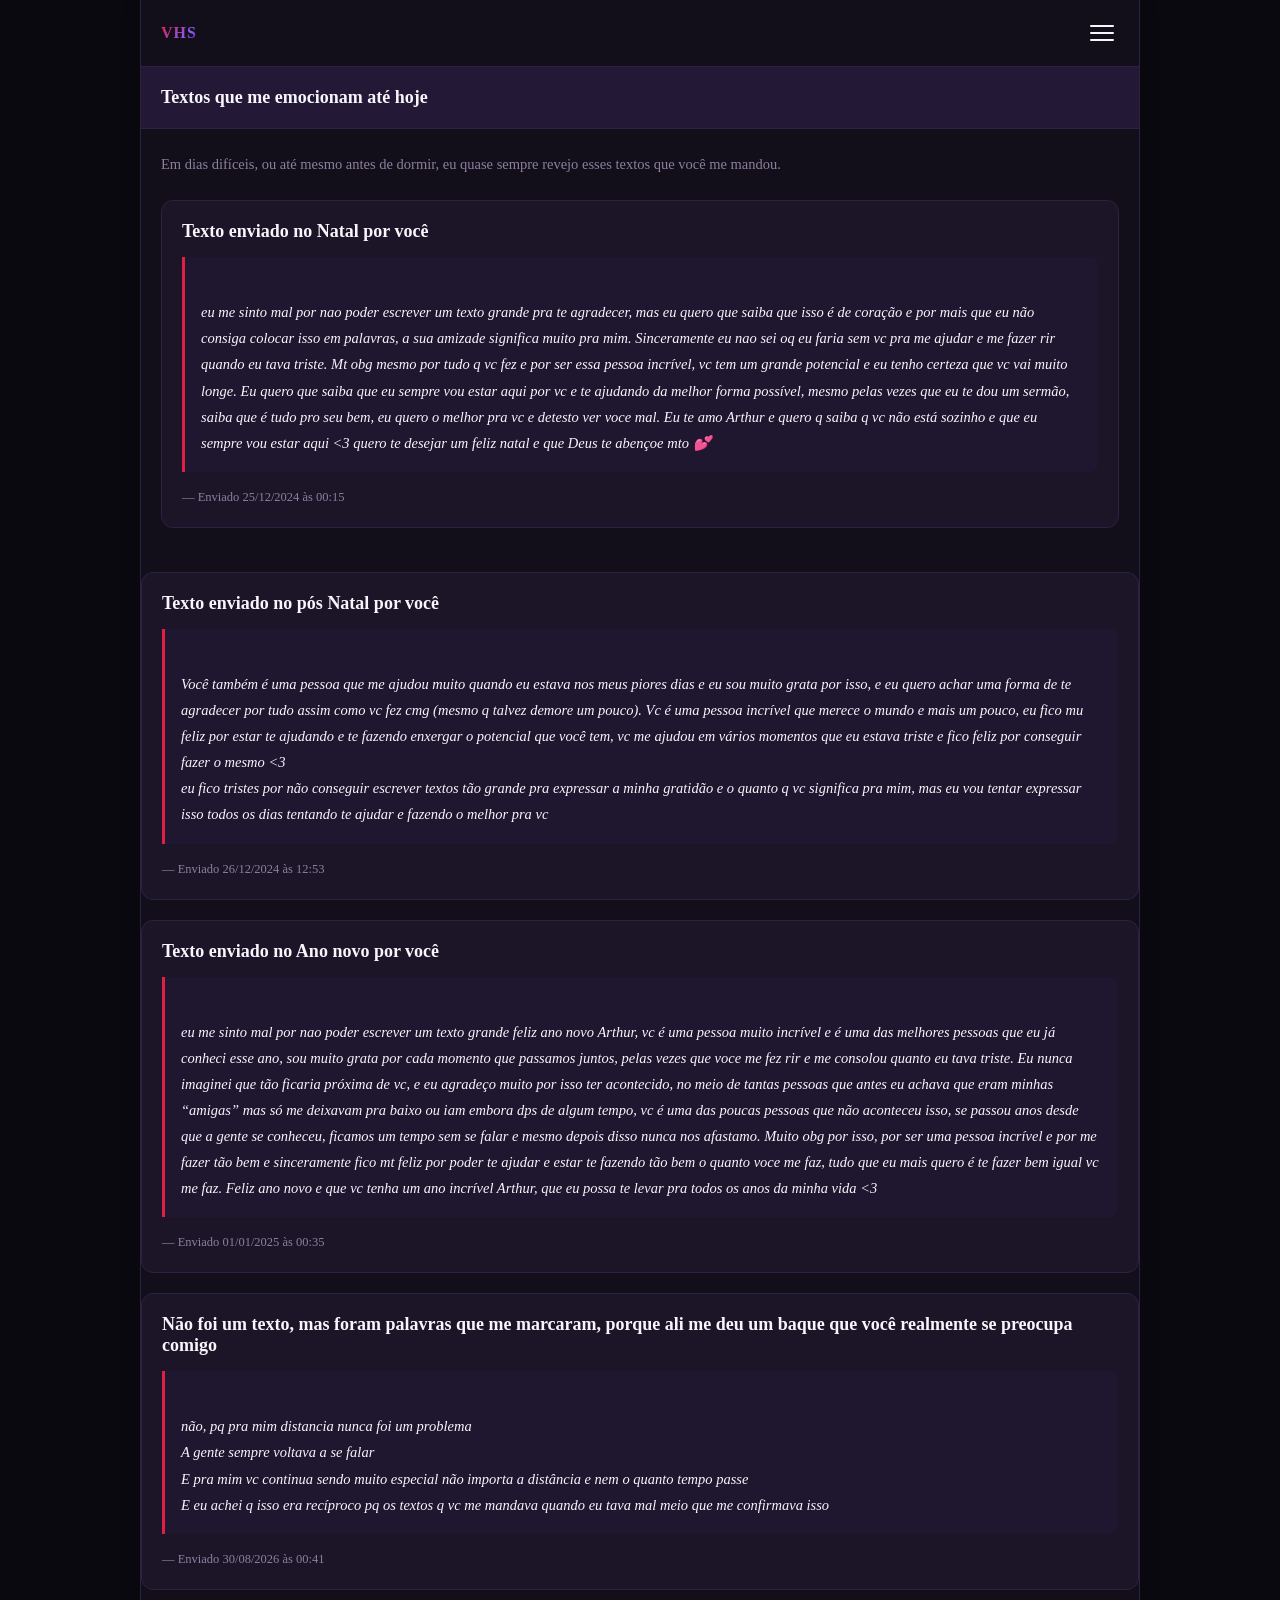
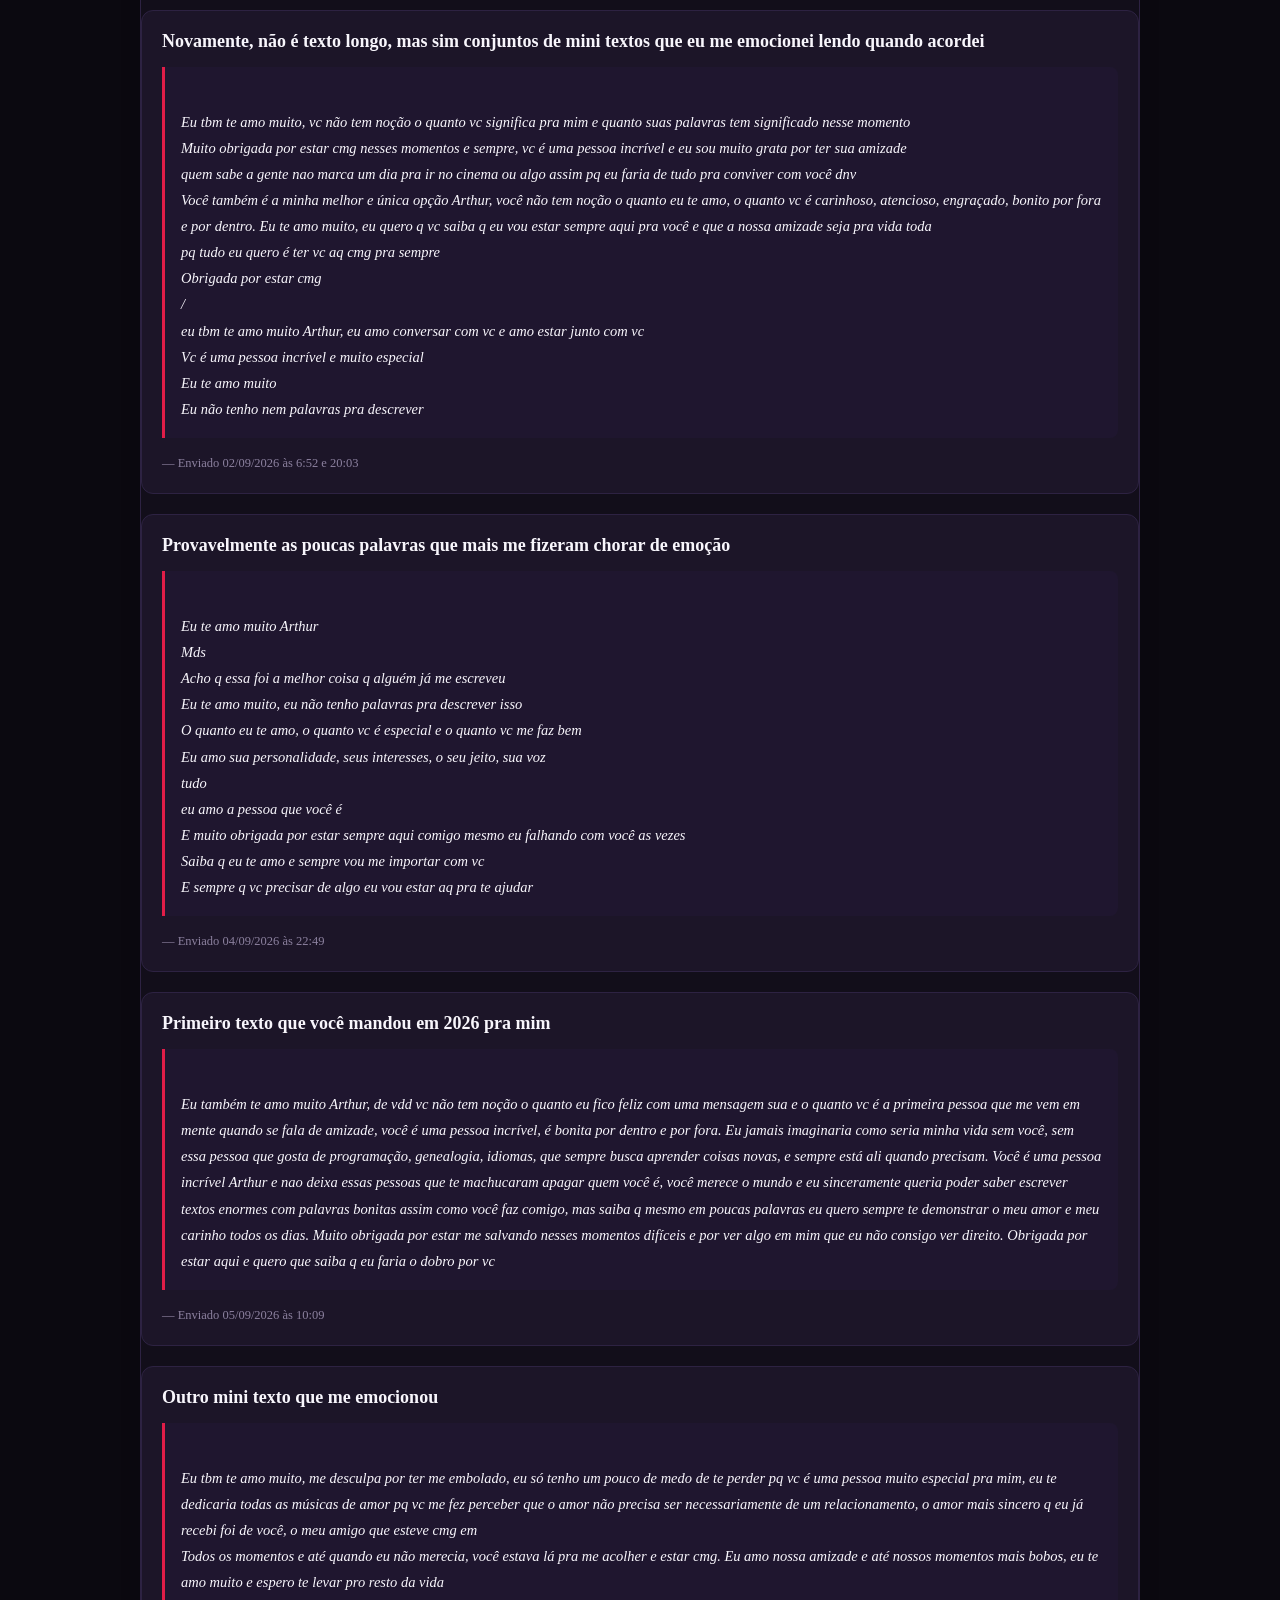
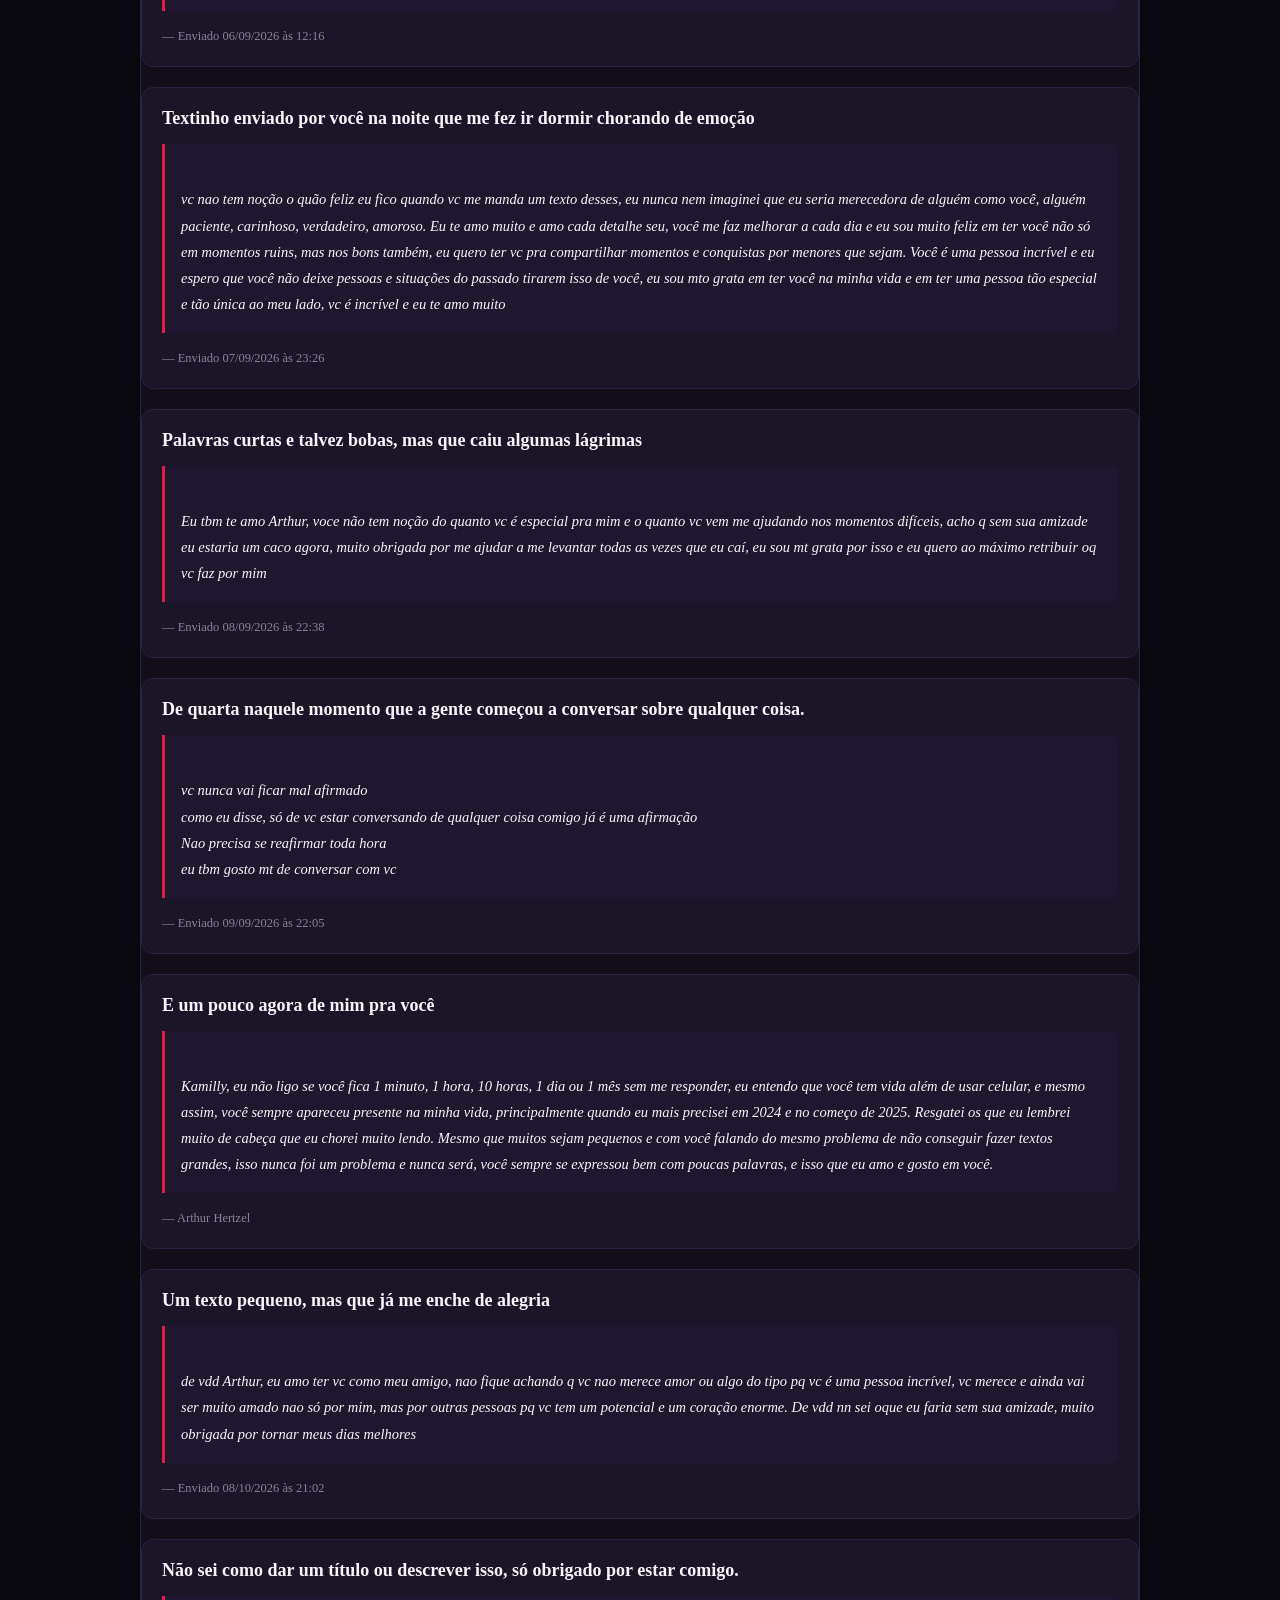
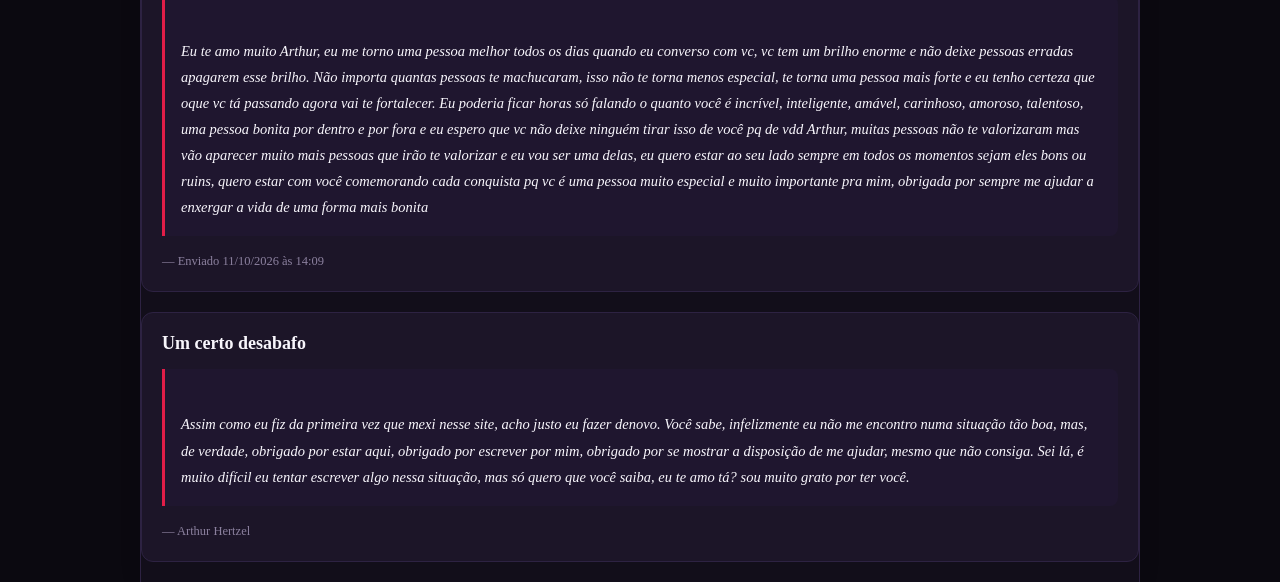
<file: textos.html>
<!DOCTYPE html>
<html lang="pt-BR">
<head>
  <meta charset="UTF-8">
  <meta name="viewport" content="width=device-width, initial-scale=1, maximum-scale=1, user-scalable=no, viewport-fit=cover">
  <title>Textos | VHS</title>
  <link rel="stylesheet" href="style.css">
</head>
<body>

  <div class="app-shell">
    <header class="top-header">
      <a href="index.html" class="brand-logo">VHS</a>
      <button class="hamburger-btn" onclick="toggleDrawer()">
        <span></span><span></span><span></span>
      </button>
    </header>

    <div class="page-hero-bar">
      <h1>Textos que me emocionam até hoje</h1>
    </div>

    <main class="content-box">
      <p class="section-desc">Em dias difíceis, ou até mesmo antes de dormir, eu quase sempre revejo esses textos que você me mandou.</p>

      <div class="card">
        <h2 class="card-title">Texto enviado no Natal por você </h2>
        <div class="poem-block">
         eu me sinto mal por nao poder escrever um texto grande pra te agradecer, mas eu quero que saiba que isso é de coração e por mais que eu não consiga colocar isso em palavras, a sua amizade significa muito pra mim. Sinceramente eu nao sei oq eu faria sem vc pra me ajudar e me fazer rir quando eu tava triste. Mt obg mesmo por tudo q vc fez e por ser essa pessoa incrível, vc tem um grande potencial e eu tenho certeza que vc vai muito longe. Eu quero que saiba que eu sempre vou estar aqui por vc e te ajudando da melhor forma possível, mesmo pelas vezes que eu te dou um sermão, saiba que é  tudo pro seu bem, eu quero o melhor pra vc e detesto ver voce mal. Eu te amo Arthur e quero q saiba q vc não está sozinho e que eu sempre vou estar aqui <3 quero te desejar um feliz natal e que Deus te abençoe mto 💕
        </div>
        <p class="card-text" style="font-size: 12.5px; color: var(--text-muted);">— Enviado 25/12/2024 às 00:15 </p>
      </div>
    </main>

<div class="card">
        <h2 class="card-title">Texto enviado no pós Natal por você </h2>
        <div class="poem-block">
         Você também é uma pessoa que me ajudou muito quando eu  estava nos meus piores dias e eu sou muito grata por isso, e eu quero achar uma forma de te agradecer por tudo assim como vc fez cmg (mesmo q talvez demore um pouco). Vc é uma pessoa incrível que merece o mundo e mais um pouco, eu fico mu feliz por estar te ajudando e te fazendo enxergar o potencial que você tem, vc me ajudou em vários momentos que eu estava triste e fico feliz por conseguir fazer o mesmo <3
eu fico tristes por não conseguir escrever textos tão grande pra expressar a minha gratidão e o quanto q vc significa pra mim, mas eu vou tentar expressar isso todos os dias tentando te ajudar e fazendo o melhor pra vc
        </div>
        <p class="card-text" style="font-size: 12.5px; color: var(--text-muted);">— Enviado 26/12/2024 às 12:53 </p>
      </div>
    </main>

<div class="card">
        <h2 class="card-title">Texto enviado no Ano novo por você </h2>
        <div class="poem-block">
         eu me sinto mal por nao poder escrever um texto grande feliz ano novo Arthur, vc é uma pessoa muito incrível e é uma das melhores pessoas que eu já conheci esse ano, sou muito grata por cada momento que passamos juntos, pelas vezes que voce me fez rir e me consolou quanto eu tava triste. Eu nunca imaginei que tão ficaria próxima de vc, e eu agradeço muito por isso ter acontecido, no meio de tantas pessoas que antes eu achava que eram minhas “amigas” mas só me deixavam pra baixo ou iam embora dps de algum tempo, vc é uma das poucas pessoas que não aconteceu isso, se passou anos desde que a gente se conheceu, ficamos um tempo sem se falar e mesmo depois disso nunca nos afastamo. Muito obg por isso, por ser uma pessoa incrível e por me fazer tão bem e sinceramente fico mt feliz por poder te ajudar e estar te fazendo tão bem o quanto voce me faz, tudo que eu mais quero é te fazer bem igual vc me faz. Feliz ano novo e que vc tenha um ano incrível Arthur, que eu possa te levar pra todos os anos da minha vida <3
        </div>
        <p class="card-text" style="font-size: 12.5px; color: var(--text-muted);">— Enviado 01/01/2025 às 00:35 </p>
      </div>
    </main>

<div class="card">
        <h2 class="card-title"> Não foi um texto,          mas foram palavras que me marcaram, porque ali me deu um baque que você realmente se preocupa comigo</h2>
        <div class="poem-block">
         não, pq pra mim distancia nunca foi um problema
A gente sempre voltava a se falar
E pra mim vc continua sendo muito especial não importa a distância e nem o quanto tempo passe
E eu achei q isso era recíproco pq os textos q vc me mandava quando eu tava mal meio que me confirmava isso
        </div>
        <p class="card-text" style="font-size: 12.5px; color: var(--text-muted);">— Enviado 30/08/2026 às 00:41 </p>
      </div>
    </main>

<div class="card">
        <h2 class="card-title"> Novamente, não é texto longo, mas sim conjuntos de mini textos que eu me emocionei lendo quando acordei</h2>
        <div class="poem-block">
         Eu tbm te amo muito, vc não tem noção o quanto vc significa pra mim e quanto suas palavras tem significado nesse momento
 Muito obrigada por estar cmg nesses momentos e sempre, vc é uma pessoa incrível e eu sou muito grata por ter sua amizade
quem sabe a gente nao marca um dia pra ir no cinema ou algo assim pq eu faria de tudo pra conviver com você dnv
Você também é a minha melhor e única opção Arthur, você não tem noção o quanto eu te amo, o quanto vc é carinhoso, atencioso, engraçado, bonito por fora e por dentro. Eu te amo muito, eu quero q vc saiba q eu vou estar sempre aqui pra você e que a nossa amizade seja pra vida toda
pq tudo eu quero é ter vc aq cmg pra sempre
Obrigada por estar cmg
/
eu tbm te amo muito Arthur, eu amo conversar com vc e amo estar junto com vc
Vc é uma pessoa incrível e muito especial
Eu te amo muito
Eu não tenho nem palavras pra descrever
        </div>
        <p class="card-text" style="font-size: 12.5px; color: var(--text-muted);">— Enviado 02/09/2026 às 6:52 e 20:03 </p>
      </div>
    </main>

<div class="card">
        <h2 class="card-title">Provavelmente as poucas palavras que mais me fizeram chorar de emoção</h2>
        <div class="poem-block">
         Eu te amo muito Arthur
Mds
Acho q essa foi a melhor coisa q alguém já me escreveu
Eu te amo muito, eu não tenho palavras pra descrever isso
O quanto eu te amo, o quanto vc é especial e o quanto vc me faz bem
Eu amo sua personalidade, seus interesses, o seu jeito, sua voz
tudo
eu amo a pessoa que você é
E muito obrigada por estar sempre aqui comigo mesmo eu falhando com você as vezes
Saiba q eu te amo e sempre vou me importar com vc
E sempre q vc precisar de algo eu vou estar aq pra te ajudar
        </div>
        <p class="card-text" style="font-size: 12.5px; color: var(--text-muted);">— Enviado 04/09/2026 às 22:49 </p>
      </div>
    </main>

<div class="card">
        <h2 class="card-title">Primeiro texto que você mandou em 2026 pra mim</h2>
        <div class="poem-block">
         Eu também te amo muito Arthur, de vdd vc não tem noção o quanto eu fico feliz com uma mensagem sua e o quanto vc é a primeira pessoa que me vem em mente quando se fala de amizade, você é uma pessoa incrível, é bonita por dentro e por fora. Eu jamais imaginaria como seria minha vida sem você, sem essa pessoa que gosta de programação, genealogia, idiomas, que sempre busca aprender coisas novas, e sempre está ali quando precisam. Você é uma pessoa incrível Arthur e nao deixa essas pessoas que te machucaram apagar quem você é, você merece o mundo e eu sinceramente queria poder saber escrever textos enormes com palavras bonitas assim como você faz comigo, mas saiba q mesmo em poucas palavras eu quero sempre te demonstrar o meu amor e meu carinho todos os dias. Muito obrigada por estar me salvando nesses momentos difíceis e por ver algo em mim que eu não consigo ver direito. Obrigada por estar aqui e quero que saiba q eu faria o dobro por vc
        </div>
        <p class="card-text" style="font-size: 12.5px; color: var(--text-muted);">— Enviado 05/09/2026 às 10:09 </p>
      </div>
    </main>

<div class="card">
        <h2 class="card-title">Outro mini texto que me emocionou</h2>
        <div class="poem-block">
         Eu tbm te amo muito, me desculpa por ter me embolado, eu só tenho um pouco de medo de te perder pq vc é uma pessoa muito especial pra mim, eu te dedicaria todas as músicas de amor pq vc me fez perceber que o amor não precisa ser necessariamente de um relacionamento, o amor mais sincero q eu já recebi foi de você, o meu amigo que esteve cmg em
Todos os momentos e até  quando eu não merecia, você estava lá pra me acolher e estar cmg. Eu amo nossa amizade e até nossos momentos mais bobos, eu te amo muito e espero te levar pro resto da vida
        </div>
        <p class="card-text" style="font-size: 12.5px; color: var(--text-muted);">— Enviado 06/09/2026 às 12:16 </p>
      </div>
    </main>

<div class="card">
        <h2 class="card-title">Textinho enviado por você na noite que me fez ir dormir chorando de emoção</h2>
        <div class="poem-block">
         vc nao tem noção o quão feliz eu fico quando vc me manda um texto desses, eu nunca nem imaginei que eu seria merecedora de alguém como você, alguém paciente, carinhoso, verdadeiro, amoroso. Eu te amo muito e amo cada detalhe seu, você me faz melhorar a cada dia e eu sou muito feliz em ter você não só em momentos ruins, mas nos bons também, eu quero ter vc pra compartilhar momentos e conquistas por menores que sejam. Você é uma pessoa incrível e eu espero que você não deixe pessoas e situações do passado tirarem isso de você, eu sou mto grata em ter você na minha vida e em ter uma pessoa tão especial e tão única ao meu lado, vc é incrível e eu te amo muito
        </div>
        <p class="card-text" style="font-size: 12.5px; color: var(--text-muted);">— Enviado 07/09/2026 às 23:26 </p>
      </div>
    </main>

<div class="card">
        <h2 class="card-title">Palavras curtas e talvez bobas, mas que caiu algumas lágrimas</h2>
        <div class="poem-block">
         Eu tbm te amo Arthur, voce não tem noção do quanto vc é especial pra mim e o quanto vc vem me ajudando nos momentos difíceis, acho q sem sua amizade eu estaria um caco agora, muito obrigada por me ajudar a me levantar todas as vezes que eu caí, eu sou mt grata por isso e eu quero ao máximo retribuir oq vc faz por mim
        </div>
        <p class="card-text" style="font-size: 12.5px; color: var(--text-muted);">— Enviado 08/09/2026 às 22:38 </p>
      </div>
    </main>

<div class="card">
        <h2 class="card-title">De quarta naquele momento que a gente começou a conversar sobre qualquer coisa.</h2>
        <div class="poem-block">
         vc nunca vai ficar mal afirmado
como eu disse, só de vc estar conversando de qualquer coisa comigo já é uma afirmação
Nao precisa se reafirmar toda hora
eu tbm gosto mt de conversar com vc
        </div>
        <p class="card-text" style="font-size: 12.5px; color: var(--text-muted);">— Enviado 09/09/2026 às 22:05 </p>
      </div>
    </main>

<div class="card">
        <h2 class="card-title">E um pouco agora de mim pra você</h2>
        <div class="poem-block">
         Kamilly, eu não ligo se você fica 1 minuto, 1 hora, 10 horas, 1 dia ou 1 mês sem me responder, eu entendo que você tem vida além de usar celular, e mesmo assim, você sempre apareceu presente na minha vida, principalmente quando eu mais precisei em 2024 e no começo de 2025. Resgatei os que eu lembrei muito de cabeça que eu chorei muito lendo. Mesmo que muitos sejam pequenos e com você falando do mesmo problema de não conseguir fazer textos grandes, isso nunca foi um problema e nunca será, você sempre se expressou bem com poucas palavras, e isso que eu amo e gosto em você.
        </div>
        <p class="card-text" style="font-size: 12.5px; color: var(--text-muted);">— Arthur Hertzel </p>
      </div>
    </main>

<div class="card">
        <h2 class="card-title"> Um texto pequeno, mas que já me enche de alegria</h2>
        <div class="poem-block">
       de vdd Arthur, eu amo ter vc como meu amigo, nao fique achando q vc nao merece amor ou algo do tipo pq vc é uma pessoa incrível, vc merece e ainda vai ser muito amado nao só por mim, mas por outras pessoas pq vc tem um potencial e um coração enorme. De vdd nn sei oque eu faria sem sua amizade, muito obrigada por tornar meus dias melhores
        </div>
        <p class="card-text" style="font-size: 12.5px; color: var(--text-muted);">— Enviado 08/10/2026 às 21:02</p>
      </div>
    </main>


<div class="card">
        <h2 class="card-title">Não sei como dar um título ou descrever isso, só obrigado por estar comigo.</h2>
        <div class="poem-block">
         Eu te amo muito Arthur, eu me torno uma pessoa melhor todos os dias quando eu converso com vc, vc tem um brilho enorme e não deixe pessoas erradas apagarem esse brilho. Não importa quantas pessoas te machucaram, isso não te torna menos especial, te torna uma pessoa mais forte e eu tenho certeza que oque vc tá passando agora vai te fortalecer. Eu poderia ficar horas só falando o quanto você é incrível, inteligente, amável, carinhoso, amoroso, talentoso, uma pessoa bonita por dentro e por fora e eu espero que vc não deixe ninguém tirar isso de você pq de vdd Arthur, muitas pessoas não te valorizaram mas vão aparecer muito mais pessoas que irão te valorizar e eu vou ser uma delas, eu quero estar ao seu lado sempre em todos os momentos sejam eles bons ou ruins, quero estar com você comemorando cada conquista pq vc é uma pessoa muito especial e muito importante pra mim, obrigada por sempre me ajudar a enxergar a vida de uma forma mais bonita
        </div>
        <p class="card-text" style="font-size: 12.5px; color: var(--text-muted);">— Enviado 11/10/2026 às 14:09</p>
      </div>

<div class="card">
        <h2 class="card-title">Um certo desabafo</h2>
        <div class="poem-block">
        Assim como eu fiz da primeira vez que mexi nesse site, acho justo eu fazer denovo. Você sabe, infelizmente eu não me encontro numa situação tão boa, mas, de verdade, obrigado por estar aqui, obrigado por escrever por mim, obrigado por se mostrar a disposição de me ajudar, mesmo que não consiga. Sei lá, é muito difícil eu tentar escrever algo nessa situação, mas só quero que você saiba, eu te amo tá? sou muito grato por ter você.
        </div>
        <p class="card-text" style="font-size: 12.5px; color: var(--text-muted);">— Arthur Hertzel </p>
      </div>
    </main>

    </main>

   <div id="drawer" class="drawer-overlay">
    <div class="drawer-backdrop" onclick="toggleDrawer()"></div>
    <div class="drawer-panel">
      <div class="drawer-header">
        <span>Sumário</span>
        <button class="close-btn" onclick="toggleDrawer()">&times;</button>
      </div>
      <nav class="drawer-nav">
        <a href="index.html" class="drawer-item">Geral</a>
        <a href="infancia.html" class="drawer-item">Infância</a>
        <a href="textos.html" class="drawer-item active">Textos Favoritos</a>
        <a href="poemas.html" class="drawer-item">Poemas</a>
        <a href="hobbies.html" class="drawer-item">Hobbies</a>
        <a href="galeria.html" class="drawer-item">Galeria</a>
        <a href="jogos.html" class="drawer-item">Jogos</a>
        <a href="resumo.html" class="drawer-item">Resumo</a>
      </nav>

     <div class="theme-selector">
        <span>Aparência</span>
        <div class="theme-buttons">
            <button class="theme-btn" data-theme="dark" onclick="setTheme('dark')">Escuro</button>
            <button class="theme-btn" data-theme="light" onclick="setTheme('light')">Claro</button>
            <button class="theme-btn" data-theme="90s" onclick="setTheme('90s')">Anos 90</button>
        </div>
      </div>

    </div>
  </div>

  <script src="script.js"></script>
</body>
</html>
</file>
<file: style.css>
:root {
  
  --bg-body: #0b0910;
  --shell-bg: #120e1a;
  --card-bg: #1c1528;
  --card-border: #2d2242;
  --card-hover: #261c38;
  
  --purple-main: #8b5cf6;
  --purple-dark: #581c87;
  --purple-soft: #c084fc;
  --lavender: #231936;
  
  --rose: #e11d48;
  --rose-soft: #fda4af;
  --gradient-romantic: linear-gradient(135deg, #e11d48 0%, #8b5cf6 70%, #581c87 100%);
  
  --text-pure: #f8f6fc;
  --text-secondary: #c5bcd4;
  --text-muted: #8b809e;
  
  --drawer-bg: #151020;
}

[data-theme="light"] {
  --bg-body: #f4f4f9;
  --shell-bg: #ffffff;
  --card-bg: #f9f9fc;
  --card-border: #e2e2ea;
  --card-hover: #f0f0f5;
  
  --purple-main: #6d28d9;
  --purple-dark: #4c1d95;
  --purple-soft: #8b5cf6;
  --lavender: #ede9fe;
  
  --rose: #be123c;
  --rose-soft: #fb7185;
  --gradient-romantic: linear-gradient(135deg, #be123c 0%, #6d28d9 100%);
  
  --text-pure: #1e1b4b;
  --text-secondary: #4c1d95;
  --text-muted: #6b7280;
  
  --drawer-bg: #ffffff;
}

[data-theme="90s"] {
  --bg-body: #c0deed; 
  --shell-bg: #ffffff;
  --card-bg: #ffffff;
  --card-border: #99c2ea; 
  --card-hover: #f1f6fc;
  
  --purple-main: #d33c82; 
  --purple-dark: #b11f62;
  --purple-soft: #e276a7;
  --lavender: #e5f2fb; 
  
  --rose: #0033cc; 
  --rose-soft: #0066ff;
  --gradient-romantic: none; 
  
  --text-pure: #333333;
  --text-secondary: #000000;
  --text-muted: #666666;
  
  --drawer-bg: #f1f6fc;
}


[data-theme="light"] .card[style], 
[data-theme="90s"] .card[style] {
  background: var(--card-bg) !important;
}

* {
  box-sizing: border-box;
  margin: 0;
  padding: 0;
}


body {
  font-family: -apple-system, BlinkMacSystemFont, "Segoe UI", Roboto, Georgia, serif;
  background: var(--bg-body);
  color: var(--text-pure);
  -webkit-tap-highlight-color: transparent;
  overflow-x: hidden;
  transition: background-color 0.3s, color 0.3s;
}


[data-theme="90s"] body {
  font-family: "Tahoma", "Verdana", "Arial", sans-serif;
}

.app-shell {
  width: 100%;
  max-width: 100%; 
  margin: 0 auto;
  min-height: 100vh;
  background: var(--shell-bg);
  position: relative;
  display: flex;
  flex-direction: column;
  transition: background-color 0.3s, border-color 0.3s;
}


@media (min-width: 768px) {
  .app-shell {
    max-width: 1000px;
    border-left: 1px solid var(--card-border);
    border-right: 1px solid var(--card-border);
    box-shadow: 0 0 20px rgba(0,0,0,0.1);
  }
}


.top-header {
  display: flex;
  align-items: center;
  justify-content: space-between;
  padding: 16px 20px;
  border-bottom: 1px solid var(--card-border);
  background: var(--shell-bg);
  position: sticky;
  top: 0;
  z-index: 30;
  transition: 0.3s;
}

[data-theme="90s"] .top-header {
  background: #d4e5f8;
  border-bottom: 2px solid #99c2ea;
}

.brand-logo {
  font-size: 16px;
  font-weight: 700;
  letter-spacing: 1px;
  text-transform: uppercase;
  background: var(--gradient-romantic);
  -webkit-background-clip: text;
  -webkit-text-fill-color: transparent;
  text-decoration: none;
}


[data-theme="90s"] .brand-logo {
  color: var(--purple-main) !important;
  background: none;
  -webkit-text-fill-color: initial;
  font-family: "Tahoma", sans-serif;
  font-size: 26px;
  font-weight: 800;
  letter-spacing: -2px;
  text-transform: lowercase; 
}

.hamburger-btn {
  width: 34px;
  height: 34px;
  border: none;
  background: none;
  cursor: pointer;
  display: flex;
  flex-direction: column;
  align-items: center;
  justify-content: center;
  gap: 5px;
}

.hamburger-btn span {
  width: 24px;
  height: 2px;
  background: var(--text-pure);
  border-radius: 2px;
}

[data-theme="90s"] .hamburger-btn span {
  background: var(--rose); 
}

.page-hero-bar {
  background: var(--lavender);
  border-bottom: 1px solid var(--card-border);
  padding: 20px;
  display: flex;
  align-items: center;
  justify-content: space-between;
}

.page-hero-bar h1 {
  font-size: 18px;
  font-weight: 700;
  color: var(--text-pure);
}

[data-theme="90s"] .page-hero-bar h1 {
  color: var(--rose);
  font-family: "Verdana", sans-serif;
}

.badge-tag {
  background: rgba(139, 92, 246, 0.2);
  color: var(--purple-soft);
  border: 1px solid rgba(139, 92, 246, 0.35);
  border-radius: 999px;
  padding: 4px 12px;
  font-size: 11px;
  font-weight: 600;
  text-transform: uppercase;
}

[data-theme="90s"] .badge-tag {
  background: #ffffcc; 
  color: #333;
  border: 1px solid #ccc;
  border-radius: 0px;
}


.content-box {
  padding: 24px 20px;
  flex: 1;
}

.section-desc {
  font-size: 14.5px;
  color: var(--text-muted);
  margin-bottom: 24px;
  line-height: 1.6;
}


.card {
  background: var(--card-bg);
  border: 1px solid var(--card-border);
  border-radius: 12px;
  padding: 20px;
  margin-bottom: 20px;
  transition: 0.2s;
}

[data-theme="90s"] .card {
  border-radius: 0px; 
  border: 1px solid var(--card-border);
}

.card-title {
  font-size: 18px;
  font-weight: 700;
  color: var(--text-pure);
  margin-bottom: 10px;
}

[data-theme="90s"] .card-title {
  color: var(--rose); 
  border-bottom: 1px dotted var(--card-border);
  padding-bottom: 5px;
  font-family: "Verdana", sans-serif;
}

.card-text {
  font-size: 14.5px;
  color: var(--text-secondary);
  line-height: 1.6;
}


.poem-block {
  background: rgba(35, 25, 54, 0.5);
  border-left: 3px solid var(--rose);
  border-radius: 0 8px 8px 0;
  padding: 16px;
  font-style: italic;
  font-size: 14.5px;
  line-height: 1.8;
  color: var(--text-pure);
  white-space: pre-line;
  margin: 15px 0;
}

[data-theme="light"] .poem-block {
  background: #f1f5f9;
}

[data-theme="90s"] .poem-block {
  background: #f1f6fc;
  border: 1px solid var(--card-border);
  border-left: 5px solid var(--purple-main); 
  border-radius: 0;
  color: #333;
  font-style: normal;
  font-family: "Courier New", Courier, monospace; 
}


.item-row {
  display: flex;
  align-items: center;
  justify-content: space-between;
  background: var(--card-bg);
  border: 1px solid var(--card-border);
  border-radius: 12px;
  padding: 16px;
  margin-bottom: 12px;
}

[data-theme="90s"] .item-row {
  border-radius: 0;
}

.item-left strong {
  display: block;
  font-size: 15px;
  color: var(--text-pure);
  margin-bottom: 4px;
}

[data-theme="90s"] .item-left strong {
  color: var(--rose); 
}

.item-left span {
  font-size: 13px;
  color: var(--text-muted);
}

.item-pill {
  background: var(--lavender);
  color: var(--purple-soft);
  border-radius: 8px;
  padding: 6px 12px;
  font-size: 12px;
  font-weight: 700;
}

[data-theme="90s"] .item-pill {
  background: none;
  border: none;
  font-size: 16px;
}


.gallery-grid {
  display: grid;
  grid-template-columns: 1fr 1fr;
  gap: 16px;
}

@media (min-width: 600px) {
  .gallery-grid {
    grid-template-columns: 1fr 1fr 1fr; 
  }
}

.gallery-card {
  background: var(--card-bg);
  border: 1px solid var(--card-border);
  border-radius: 12px;
  overflow: hidden;
}

[data-theme="90s"] .gallery-card {
  border-radius: 0;
  padding: 8px; 
  background: #fff;
  border: 1px solid #ccc;
}

.photo-placeholder {
  width: 100%;
  aspect-ratio: 1 / 1;
  background: var(--lavender);
  display: flex;
  align-items: center;
  justify-content: center;
  color: var(--purple-soft);
}

.photo-info {
  padding: 12px;
}

.photo-info strong {
  display: block;
  font-size: 13px;
  color: var(--text-pure);
}


.drawer-overlay {
  position: fixed;
  inset: 0;
  z-index: 100;
  visibility: hidden;
  pointer-events: none;
}
.drawer-overlay.open {
  visibility: visible;
  pointer-events: auto;
}
.drawer-backdrop {
  position: absolute;
  inset: 0;
  background: rgba(0, 0, 0, 0.7);
  backdrop-filter: blur(5px);
  opacity: 0;
  transition: 0.3s;
}
.drawer-overlay.open .drawer-backdrop {
  opacity: 1;
}

.drawer-panel {
  position: absolute;
  top: 0;
  right: 0;
  bottom: 0;
  width: 80%;
  max-width: 320px;
  background: var(--drawer-bg);
  border-left: 1px solid var(--card-border);
  display: flex;
  flex-direction: column;
  transform: translateX(100%);
  transition: transform 0.3s cubic-bezier(0.3, 0.7, 0, 1);
}

.drawer-overlay.open .drawer-panel {
  transform: translateX(0);
}

.drawer-header {
  display: flex;
  align-items: center;
  justify-content: space-between;
  padding: 20px;
  border-bottom: 1px solid var(--card-border);
}

.drawer-header span {
  font-size: 13px;
  font-weight: 700;
  color: var(--text-muted);
  text-transform: uppercase;
}

.close-btn {
  background: none;
  border: none;
  font-size: 28px;
  line-height: 1;
  color: var(--text-secondary);
  cursor: pointer;
}

.drawer-nav {
  flex: 1;
  overflow-y: auto;
}

.drawer-item {
  display: block;
  padding: 16px 20px;
  font-size: 15px;
  font-weight: 600;
  text-decoration: none;
  color: var(--text-secondary);
  border-bottom: 1px solid var(--card-border);
  transition: 0.2s;
}

.drawer-item:hover, .drawer-item.active {
  background: var(--lavender);
  color: var(--rose-soft);
  border-left: 4px solid var(--purple-main);
}

[data-theme="90s"] .drawer-item {
  color: var(--rose);
  text-decoration: underline; 
}

[data-theme="90s"] .drawer-item:hover, 
[data-theme="90s"] .drawer-item.active {
  background: #d4e5f8;
  color: var(--purple-main); 
  border-left: 4px solid var(--purple-main);
}


.theme-selector {
  padding: 20px;
  border-top: 1px solid var(--card-border);
  display: flex;
  flex-direction: column;
  gap: 12px;
}
.theme-selector span {
  font-size: 12px;
  font-weight: bold;
  color: var(--text-muted);
  text-transform: uppercase;
}
.theme-buttons {
  display: flex;
  gap: 10px;
}
.theme-btn {
  flex: 1;
  padding: 10px 5px;
  border-radius: 8px;
  border: 1px solid var(--card-border);
  background: var(--card-bg);
  color: var(--text-pure);
  cursor: pointer;
  font-size: 12px;
  font-weight: bold;
  transition: 0.2s;
}
.theme-btn:hover {
  background: var(--card-hover);
}
.theme-btn.active {
  border-color: var(--purple-main);
  background: var(--lavender);
  color: var(--purple-soft);
}
[data-theme="90s"] .theme-btn {
  border-radius: 0;
  background: #efefef;
  color: #333;
  border: 1px solid #777; 
}
[data-theme="90s"] .theme-btn.active {
  background: #d4e5f8;
  border: 1px solid #0033cc;
  color: #0033cc;
}
</file>
